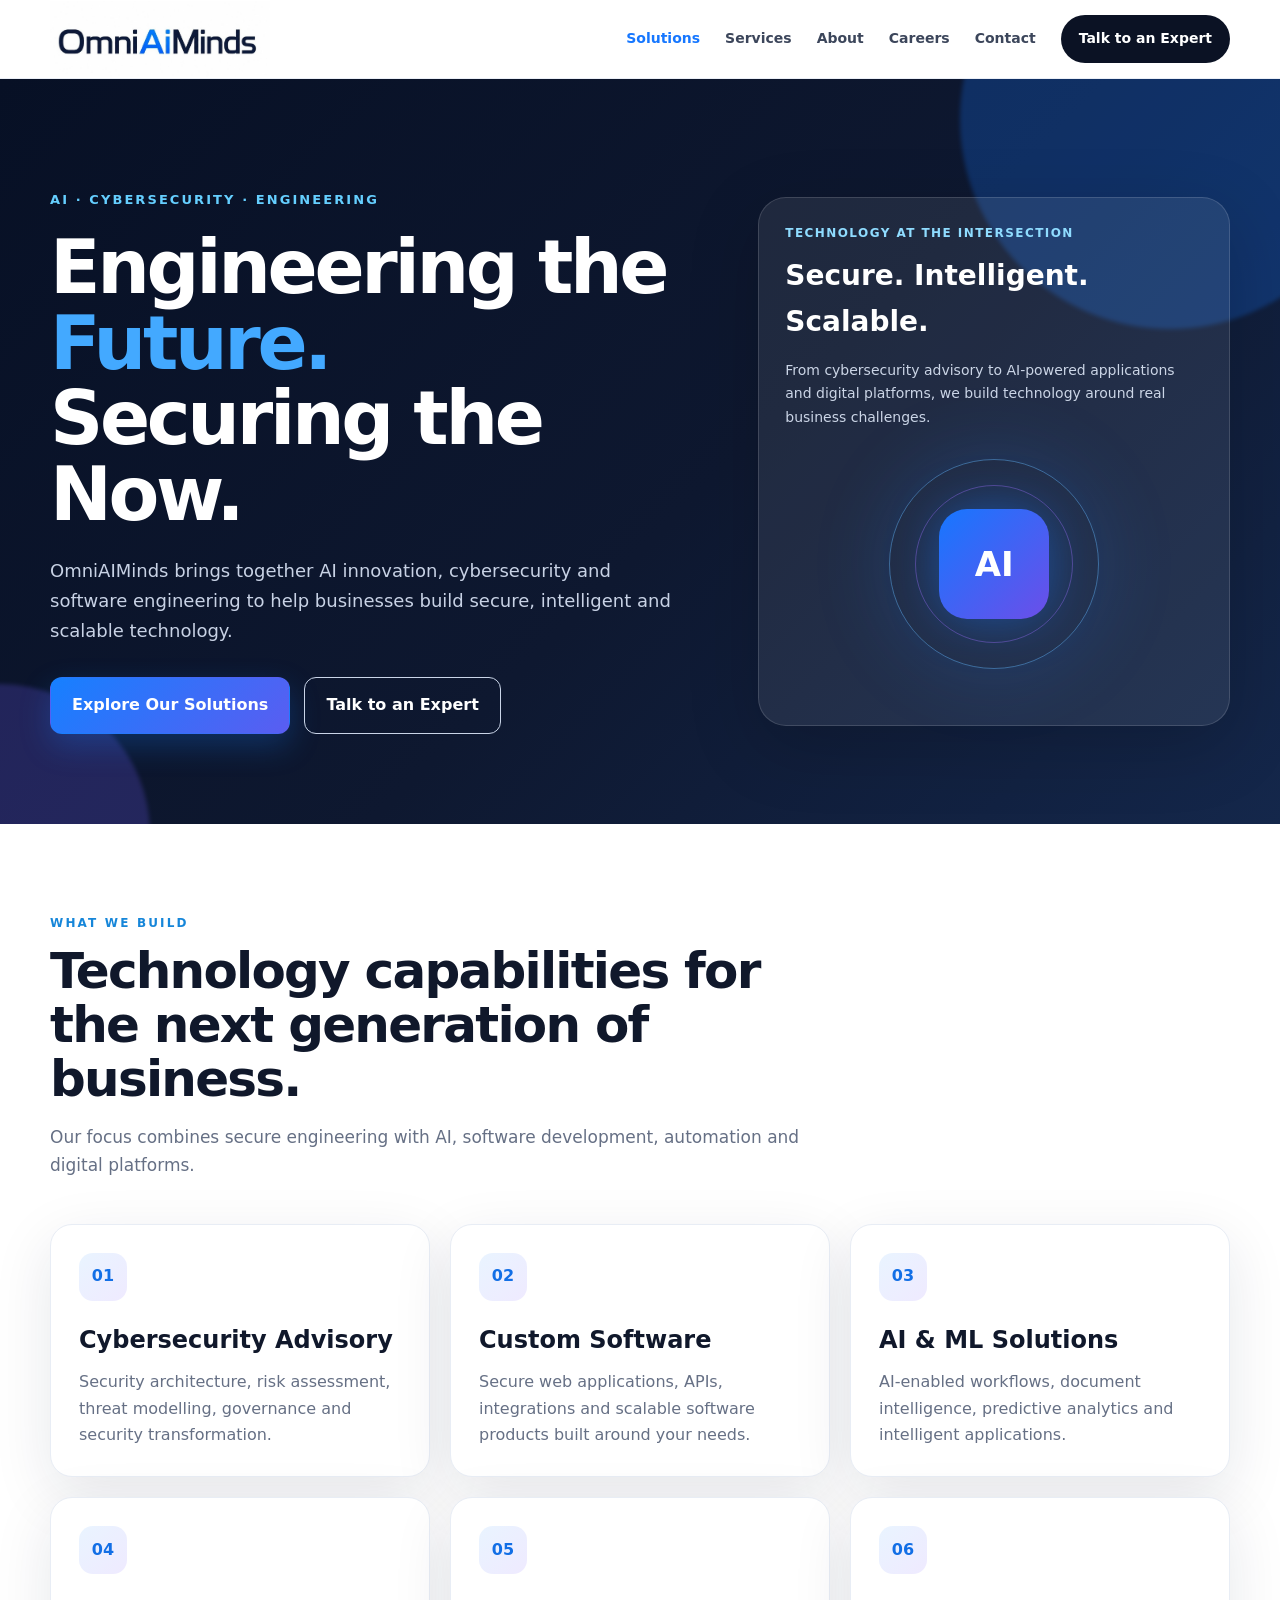
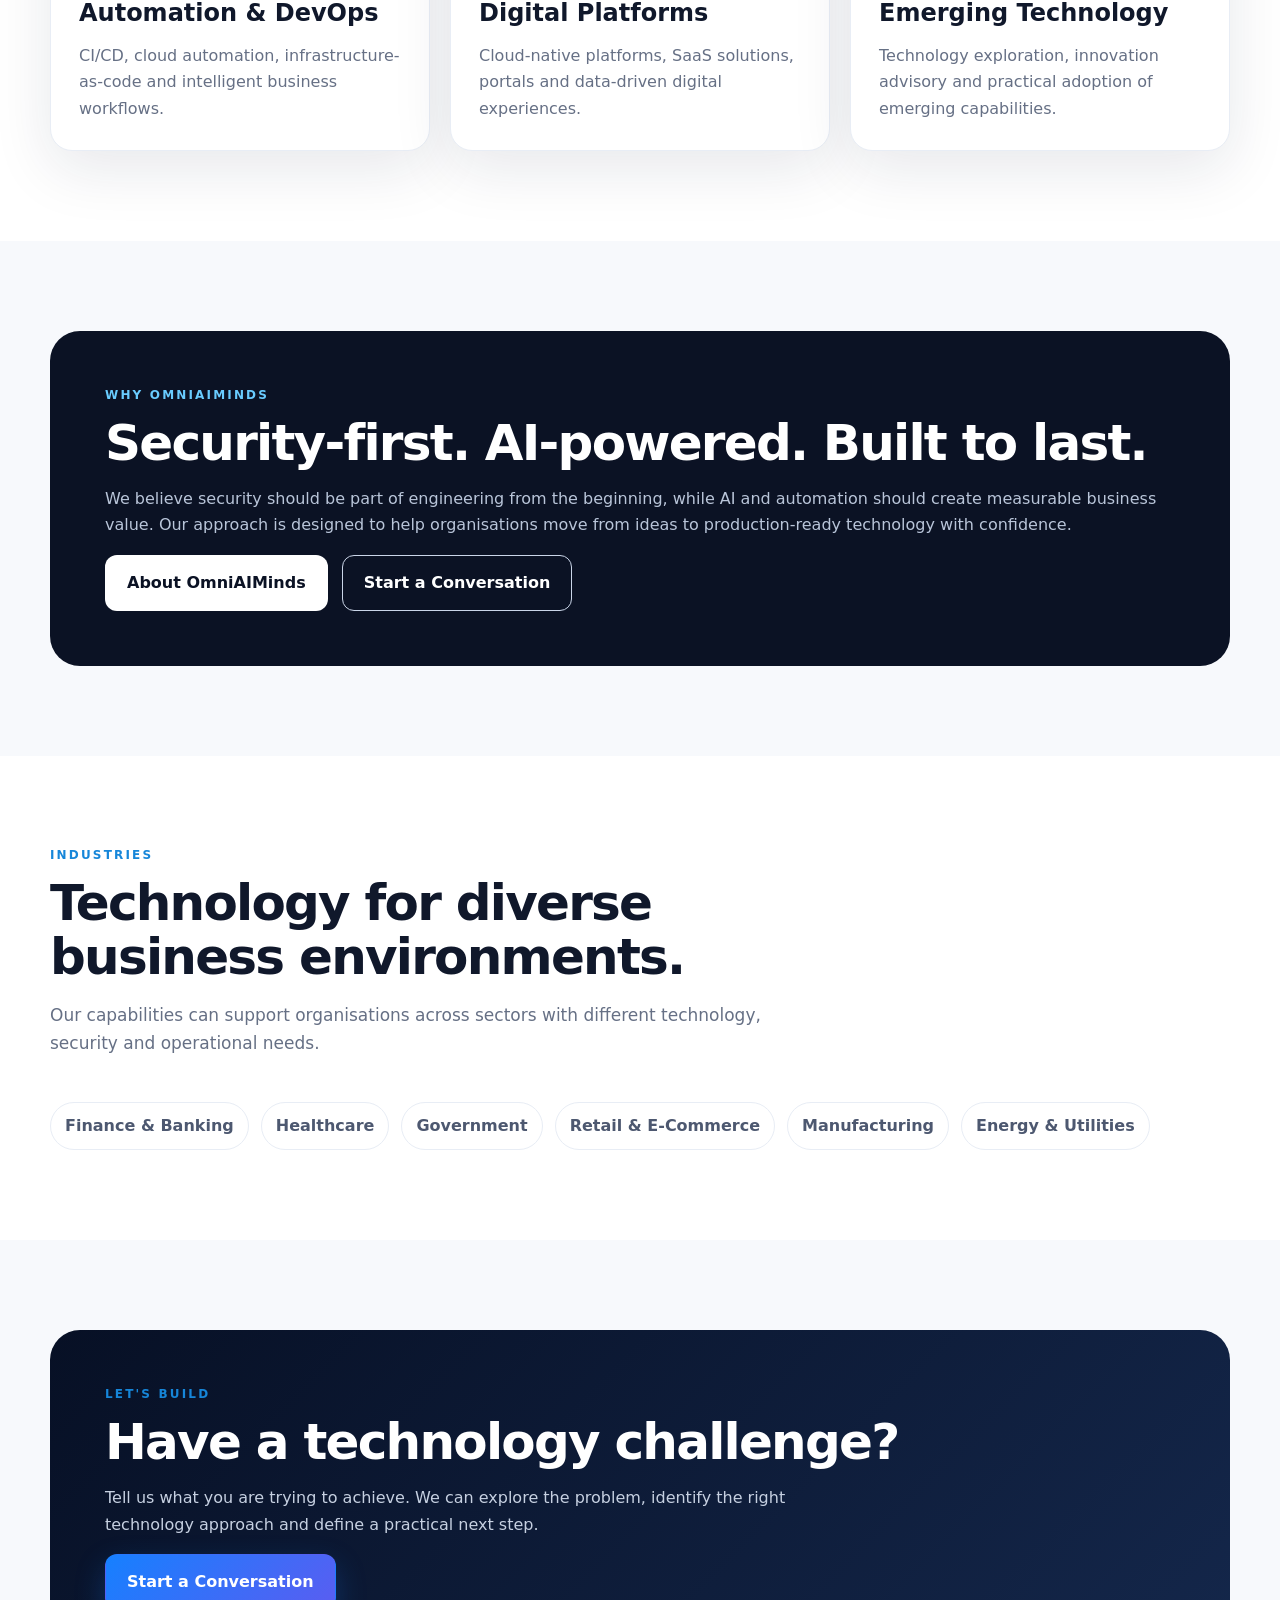
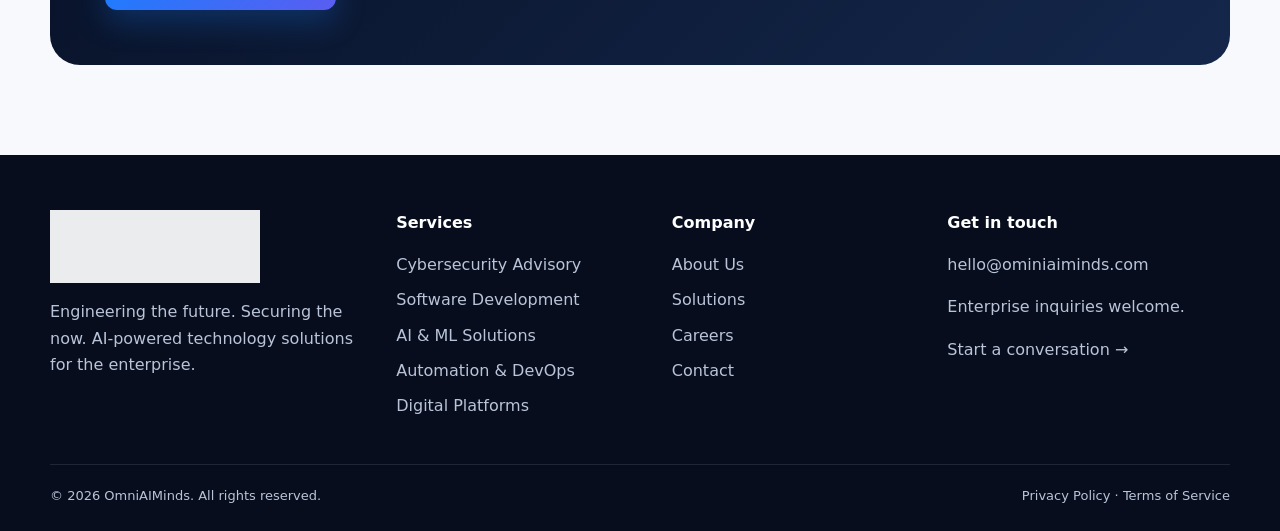
<file: index.html>
<!doctype html>
<html lang="en"><head><meta charset="utf-8"><meta name="viewport" content="width=device-width,initial-scale=1">
<title>AI, Cybersecurity & Software Engineering | OmniAIMinds</title><meta name="description" content="OmniAIMinds — AI, cybersecurity, software engineering, automation and digital technology solutions.">
<link rel="stylesheet" href="assets/style.css"></head><body>
<header class="site-header">
  <div class="container nav">
    <a href="index.html" aria-label="OmniAIMinds home"><img class="logo" src="assets/logo-horizontal-solid.png" alt="OmniAIMinds"></a>
    <button class="menu-btn" aria-label="Open menu">☰</button>
    <nav class="nav-links">
      <a class="active" href="index.html">Solutions</a>
      <a href="services.html">Services</a>
      <a href="about.html">About</a>
      <a href="careers.html">Careers</a>
      <a href="contact.html">Contact</a>
      <a class="nav-cta" href="contact.html">Talk to an Expert</a>
    </nav>
  </div>
</header>

<main>
<section class="hero">
 <div class="container hero-grid">
  <div class="reveal">
   <div class="kicker">AI · CYBERSECURITY · ENGINEERING</div>
   <h1>Engineering the <span>Future.</span><br>Securing the Now.</h1>
   <p>OmniAIMinds brings together AI innovation, cybersecurity and software engineering to help businesses build secure, intelligent and scalable technology.</p>
   <div class="actions"><a class="btn btn-primary" href="services.html">Explore Our Solutions</a><a class="btn btn-outline" href="contact.html">Talk to an Expert</a></div>
  </div>
  <div class="hero-card reveal">
   <div class="mini">Technology at the intersection</div><h3>Secure. Intelligent. Scalable.</h3>
   <p>From cybersecurity advisory to AI-powered applications and digital platforms, we build technology around real business challenges.</p>
   <div class="hero-orbit"><div class="orbit-ring"></div><div class="orbit-core">AI</div></div>
  </div>
 </div>
</section>
<section class="section">
 <div class="container">
  <div class="section-head reveal"><div class="eyebrow">What we build</div><h2>Technology capabilities for the next generation of business.</h2><p>Our focus combines secure engineering with AI, software development, automation and digital platforms.</p></div>
  <div class="grid-3">
   <article class="card service-card reveal"><div class="icon">01</div><h3>Cybersecurity Advisory</h3><p>Security architecture, risk assessment, threat modelling, governance and security transformation.</p></article>
   <article class="card service-card reveal"><div class="icon">02</div><h3>Custom Software</h3><p>Secure web applications, APIs, integrations and scalable software products built around your needs.</p></article>
   <article class="card service-card reveal"><div class="icon">03</div><h3>AI & ML Solutions</h3><p>AI-enabled workflows, document intelligence, predictive analytics and intelligent applications.</p></article>
   <article class="card service-card reveal"><div class="icon">04</div><h3>Automation & DevOps</h3><p>CI/CD, cloud automation, infrastructure-as-code and intelligent business workflows.</p></article>
   <article class="card service-card reveal"><div class="icon">05</div><h3>Digital Platforms</h3><p>Cloud-native platforms, SaaS solutions, portals and data-driven digital experiences.</p></article>
   <article class="card service-card reveal"><div class="icon">06</div><h3>Emerging Technology</h3><p>Technology exploration, innovation advisory and practical adoption of emerging capabilities.</p></article>
  </div>
 </div>
</section>
<section class="section section-alt">
 <div class="container">
  <div class="dark-panel reveal"><div class="eyebrow">Why OmniAIMinds</div><h2>Security-first. AI-powered. Built to last.</h2><p>We believe security should be part of engineering from the beginning, while AI and automation should create measurable business value. Our approach is designed to help organisations move from ideas to production-ready technology with confidence.</p><div class="actions"><a class="btn btn-light" href="about.html">About OmniAIMinds</a><a class="btn btn-outline" href="contact.html">Start a Conversation</a></div></div>
 </div>
</section>
<section class="section">
 <div class="container">
  <div class="section-head reveal"><div class="eyebrow">Industries</div><h2>Technology for diverse business environments.</h2><p>Our capabilities can support organisations across sectors with different technology, security and operational needs.</p></div>
  <div class="industry-list reveal"><span class="pill">Finance & Banking</span><span class="pill">Healthcare</span><span class="pill">Government</span><span class="pill">Retail & E-Commerce</span><span class="pill">Manufacturing</span><span class="pill">Energy & Utilities</span></div>
 </div>
</section>
<section class="section section-alt">
 <div class="container"><div class="cta reveal"><div class="eyebrow">Let's build</div><h2>Have a technology challenge?</h2><p>Tell us what you are trying to achieve. We can explore the problem, identify the right technology approach and define a practical next step.</p><a class="btn btn-primary" href="contact.html">Start a Conversation</a></div></div>
</section>
</main>

<footer class="footer">
  <div class="container">
    <div class="footer-grid">
      <div>
        <img src="assets/logo-horizontal-solid.png" alt="OmniAIMinds">
        <p>Engineering the future. Securing the now. AI-powered technology solutions for the enterprise.</p>
      </div>
      <div>
        <h4>Services</h4>
        <a href="services.html#cybersecurity">Cybersecurity Advisory</a>
        <a href="services.html#software">Software Development</a>
        <a href="services.html#ai">AI & ML Solutions</a>
        <a href="services.html#automation">Automation & DevOps</a>
        <a href="services.html#platforms">Digital Platforms</a>
      </div>
      <div>
        <h4>Company</h4>
        <a href="about.html">About Us</a>
        <a href="services.html">Solutions</a>
        <a href="careers.html">Careers</a>
        <a href="contact.html">Contact</a>
      </div>
      <div>
        <h4>Get in touch</h4>
        <a href="mailto:hello@ominiaiminds.com">hello@ominiaiminds.com</a>
        <p>Enterprise inquiries welcome.</p>
        <a href="contact.html">Start a conversation →</a>
      </div>
    </div>
    <div class="footer-bottom">
      <span>© <span data-year></span> OmniAIMinds. All rights reserved.</span>
      <span><a href="privacy.html" style="display:inline">Privacy Policy</a> · <a href="terms.html" style="display:inline">Terms of Service</a></span>
    </div>
  </div>
</footer>
<script src="assets/site.js"></script></body></html>
</file>
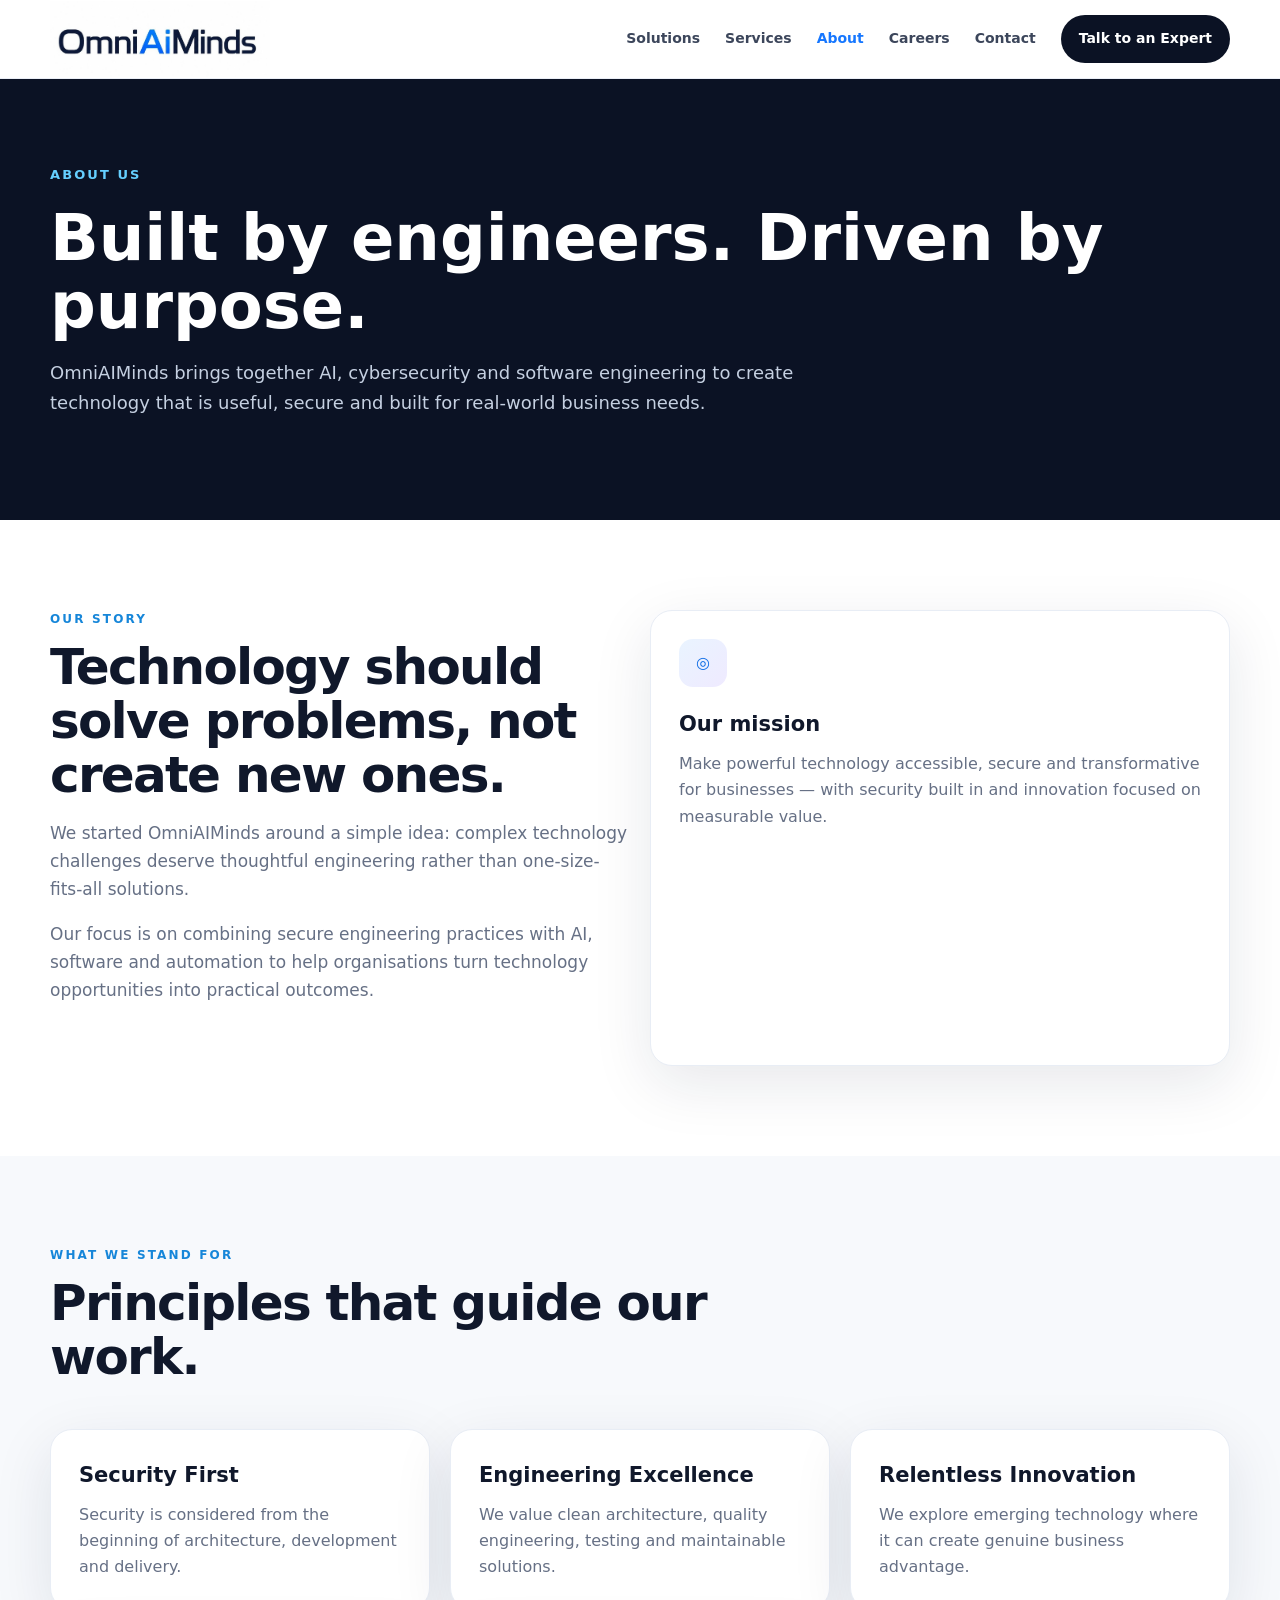
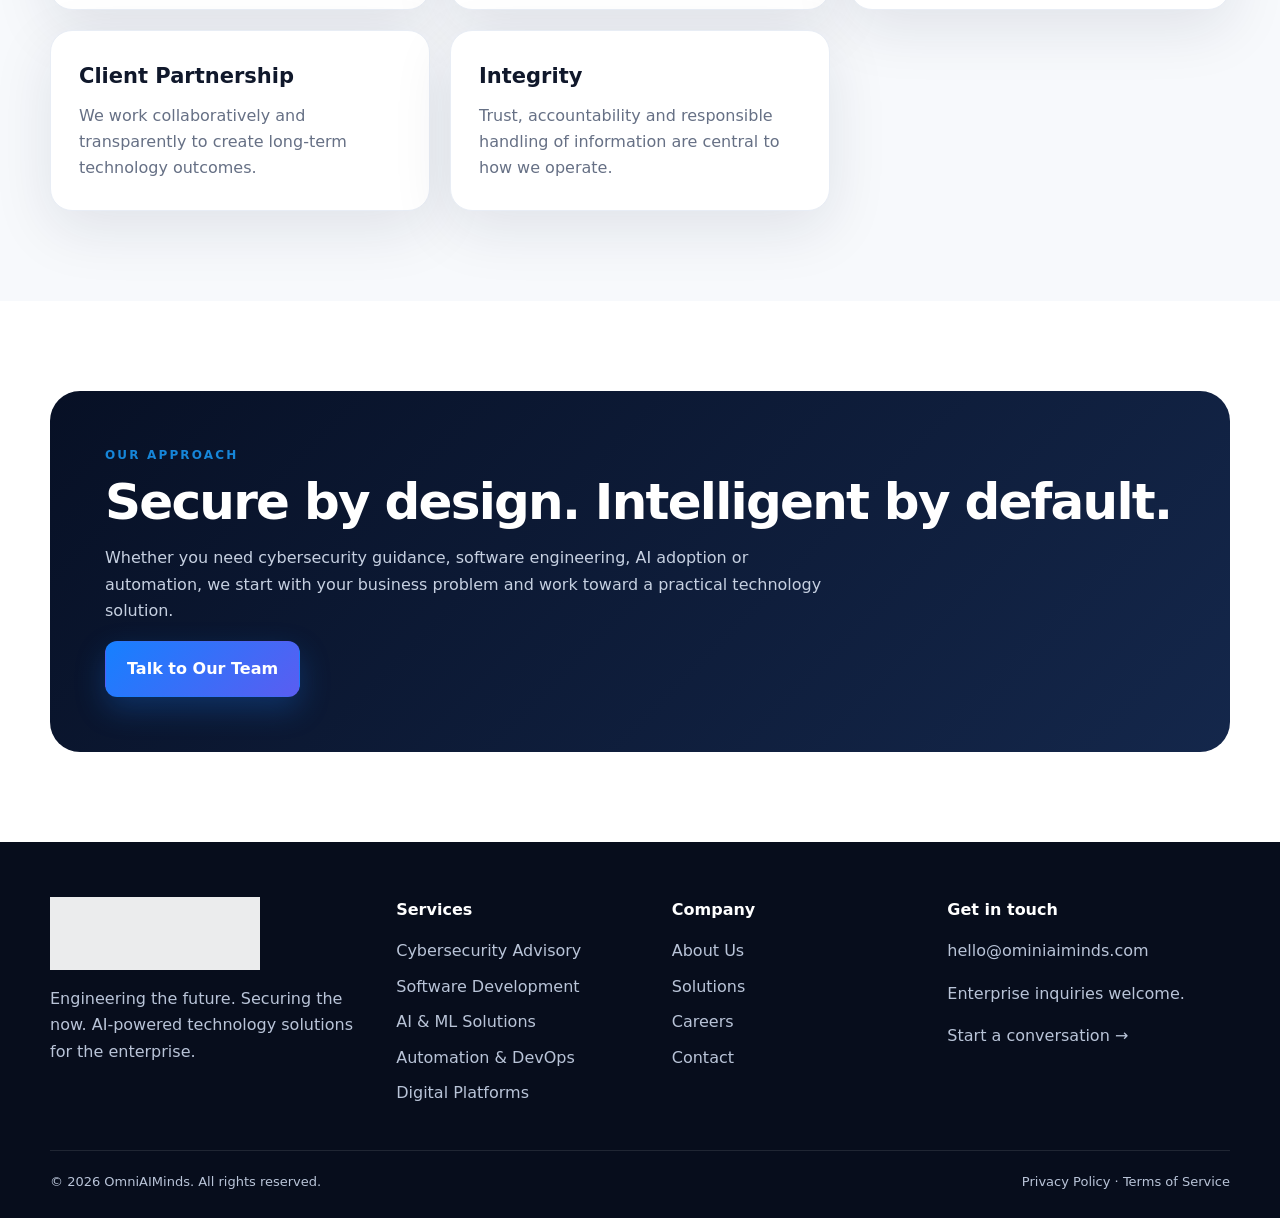
<file: about.html>
<!doctype html>
<html lang="en"><head><meta charset="utf-8"><meta name="viewport" content="width=device-width,initial-scale=1">
<title>About Us | OmniAIMinds</title><meta name="description" content="OmniAIMinds — AI, cybersecurity, software engineering, automation and digital technology solutions.">
<link rel="stylesheet" href="assets/style.css"></head><body>
<header class="site-header">
  <div class="container nav">
    <a href="index.html" aria-label="OmniAIMinds home"><img class="logo" src="assets/logo-horizontal-solid.png" alt="OmniAIMinds"></a>
    <button class="menu-btn" aria-label="Open menu">☰</button>
    <nav class="nav-links">
      <a href="index.html">Solutions</a>
      <a href="services.html">Services</a>
      <a class="active" href="about.html">About</a>
      <a href="careers.html">Careers</a>
      <a href="contact.html">Contact</a>
      <a class="nav-cta" href="contact.html">Talk to an Expert</a>
    </nav>
  </div>
</header>

<main>
<section class="page-hero"><div class="container reveal"><div class="kicker">ABOUT US</div><h1>Built by engineers. Driven by purpose.</h1><p>OmniAIMinds brings together AI, cybersecurity and software engineering to create technology that is useful, secure and built for real-world business needs.</p></div></section>
<section class="section"><div class="container">
 <div class="grid-2">
  <div class="section-head reveal"><div class="eyebrow">Our story</div><h2>Technology should solve problems, not create new ones.</h2><p>We started OmniAIMinds around a simple idea: complex technology challenges deserve thoughtful engineering rather than one-size-fits-all solutions.</p><p>Our focus is on combining secure engineering practices with AI, software and automation to help organisations turn technology opportunities into practical outcomes.</p></div>
  <div class="card reveal"><div class="icon">◎</div><h3>Our mission</h3><p>Make powerful technology accessible, secure and transformative for businesses — with security built in and innovation focused on measurable value.</p></div>
 </div>
</div></section>
<section class="section section-alt"><div class="container">
 <div class="section-head reveal"><div class="eyebrow">What we stand for</div><h2>Principles that guide our work.</h2></div>
 <div class="grid-3">
  <article class="card reveal"><h3>Security First</h3><p>Security is considered from the beginning of architecture, development and delivery.</p></article>
  <article class="card reveal"><h3>Engineering Excellence</h3><p>We value clean architecture, quality engineering, testing and maintainable solutions.</p></article>
  <article class="card reveal"><h3>Relentless Innovation</h3><p>We explore emerging technology where it can create genuine business advantage.</p></article>
  <article class="card reveal"><h3>Client Partnership</h3><p>We work collaboratively and transparently to create long-term technology outcomes.</p></article>
  <article class="card reveal"><h3>Integrity</h3><p>Trust, accountability and responsible handling of information are central to how we operate.</p></article>
 </div>
</div></section>
<section class="section"><div class="container"><div class="cta reveal"><div class="eyebrow">Our approach</div><h2>Secure by design. Intelligent by default.</h2><p>Whether you need cybersecurity guidance, software engineering, AI adoption or automation, we start with your business problem and work toward a practical technology solution.</p><a class="btn btn-primary" href="contact.html">Talk to Our Team</a></div></div></section>
</main>

<footer class="footer">
  <div class="container">
    <div class="footer-grid">
      <div>
        <img src="assets/logo-horizontal-solid.png" alt="OmniAIMinds">
        <p>Engineering the future. Securing the now. AI-powered technology solutions for the enterprise.</p>
      </div>
      <div>
        <h4>Services</h4>
        <a href="services.html#cybersecurity">Cybersecurity Advisory</a>
        <a href="services.html#software">Software Development</a>
        <a href="services.html#ai">AI & ML Solutions</a>
        <a href="services.html#automation">Automation & DevOps</a>
        <a href="services.html#platforms">Digital Platforms</a>
      </div>
      <div>
        <h4>Company</h4>
        <a href="about.html">About Us</a>
        <a href="services.html">Solutions</a>
        <a href="careers.html">Careers</a>
        <a href="contact.html">Contact</a>
      </div>
      <div>
        <h4>Get in touch</h4>
        <a href="mailto:hello@ominiaiminds.com">hello@ominiaiminds.com</a>
        <p>Enterprise inquiries welcome.</p>
        <a href="contact.html">Start a conversation →</a>
      </div>
    </div>
    <div class="footer-bottom">
      <span>© <span data-year></span> OmniAIMinds. All rights reserved.</span>
      <span><a href="privacy.html" style="display:inline">Privacy Policy</a> · <a href="terms.html" style="display:inline">Terms of Service</a></span>
    </div>
  </div>
</footer>
<script src="assets/site.js"></script></body></html>
</file>
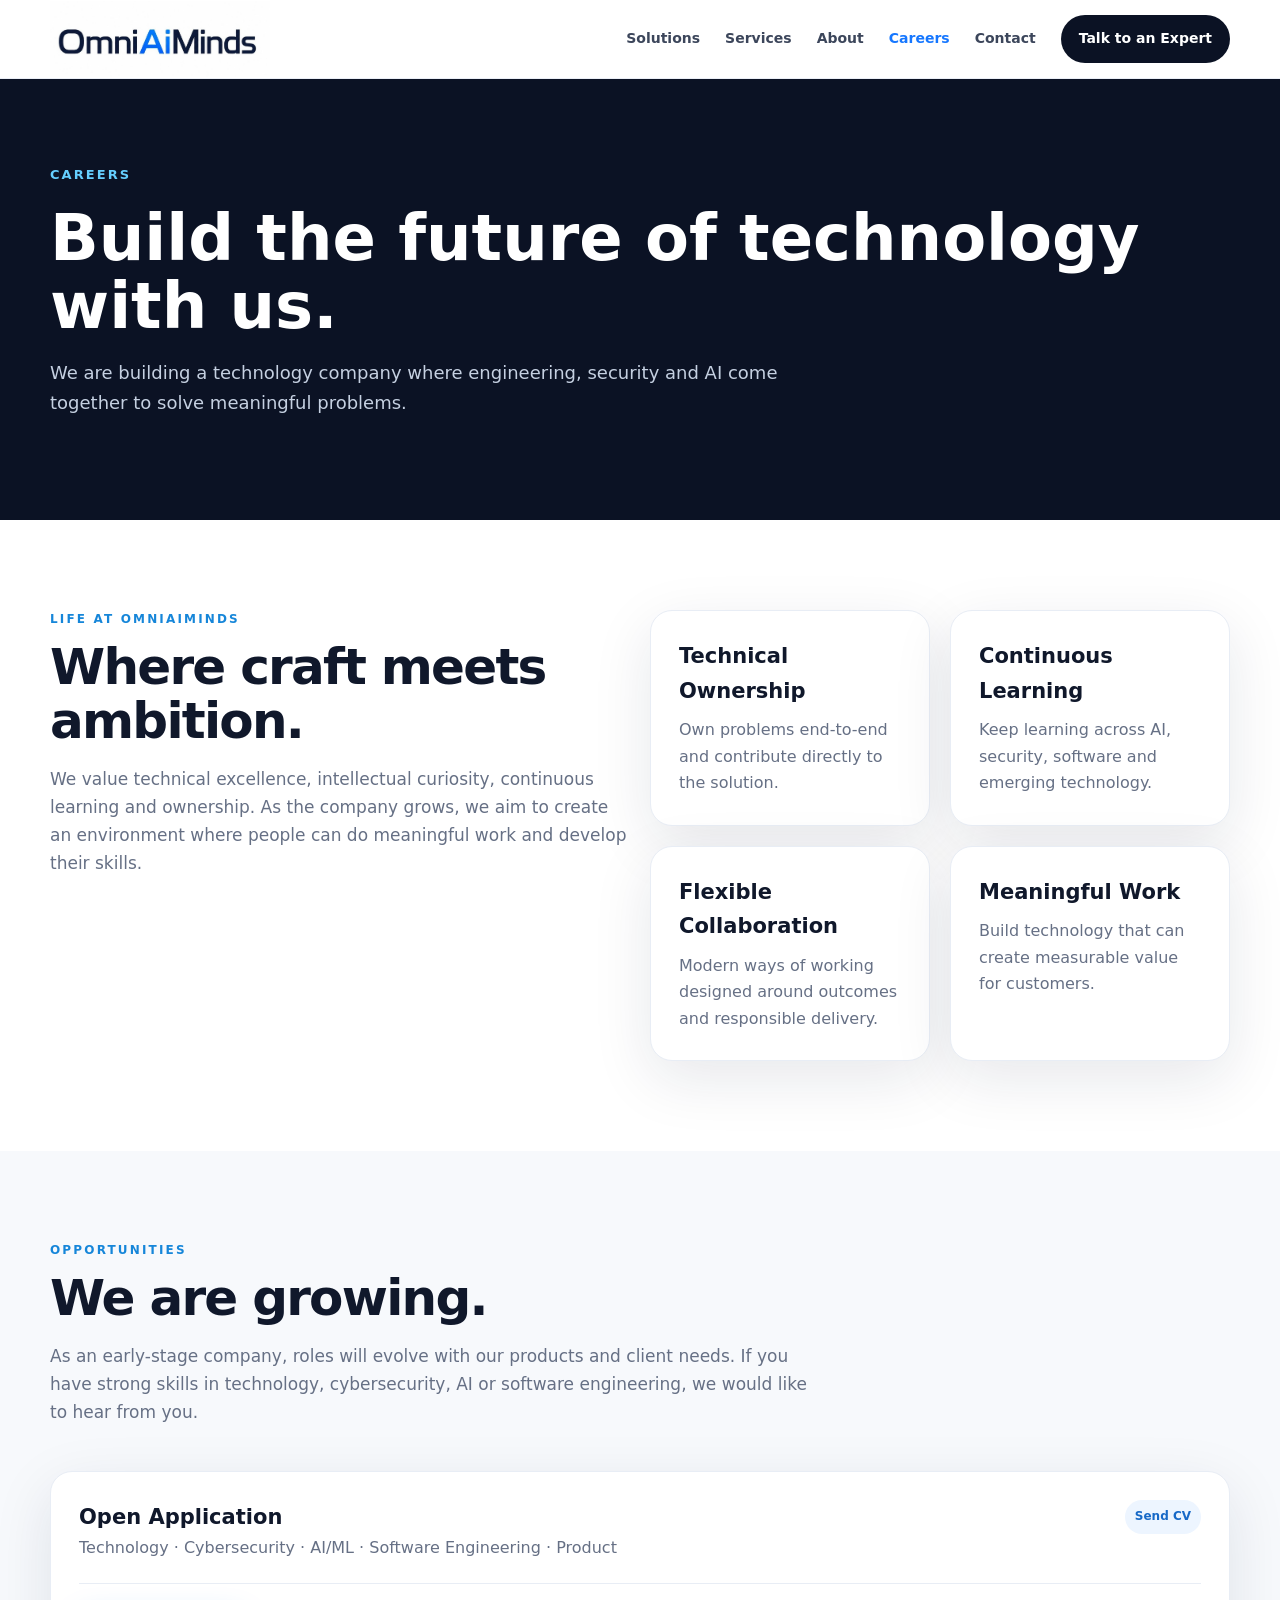
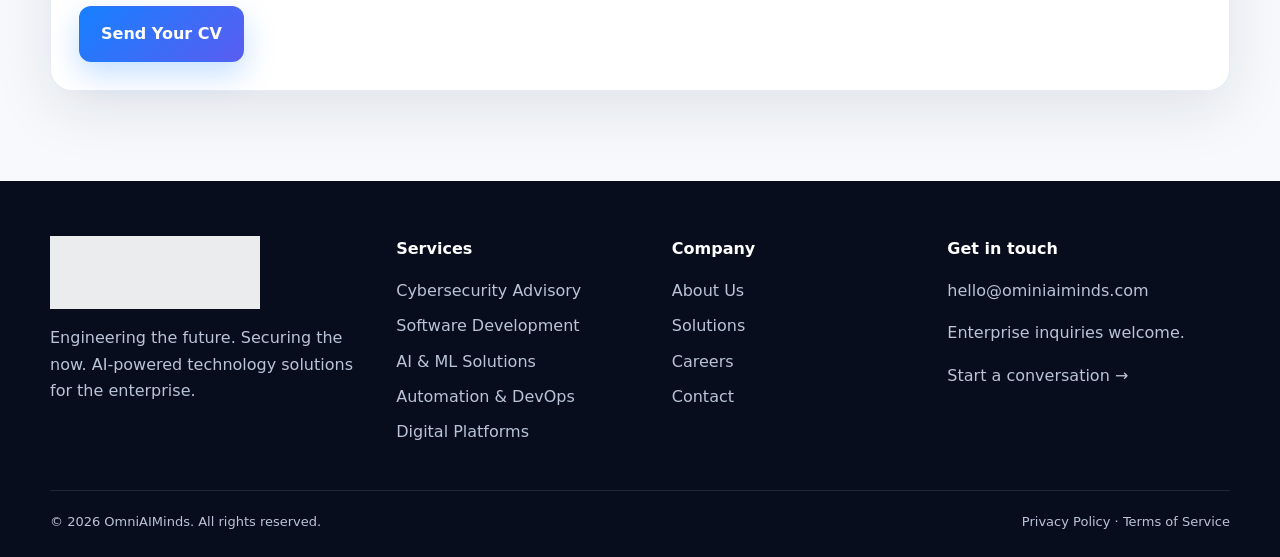
<file: careers.html>
<!doctype html>
<html lang="en"><head><meta charset="utf-8"><meta name="viewport" content="width=device-width,initial-scale=1">
<title>Careers | OmniAIMinds</title><meta name="description" content="OmniAIMinds — AI, cybersecurity, software engineering, automation and digital technology solutions.">
<link rel="stylesheet" href="assets/style.css"></head><body>
<header class="site-header">
  <div class="container nav">
    <a href="index.html" aria-label="OmniAIMinds home"><img class="logo" src="assets/logo-horizontal-solid.png" alt="OmniAIMinds"></a>
    <button class="menu-btn" aria-label="Open menu">☰</button>
    <nav class="nav-links">
      <a href="index.html">Solutions</a>
      <a href="services.html">Services</a>
      <a href="about.html">About</a>
      <a class="active" href="careers.html">Careers</a>
      <a href="contact.html">Contact</a>
      <a class="nav-cta" href="contact.html">Talk to an Expert</a>
    </nav>
  </div>
</header>

<main>
<section class="page-hero"><div class="container reveal"><div class="kicker">CAREERS</div><h1>Build the future of technology with us.</h1><p>We are building a technology company where engineering, security and AI come together to solve meaningful problems.</p></div></section>
<section class="section"><div class="container">
 <div class="grid-2">
  <div class="section-head reveal"><div class="eyebrow">Life at OmniAIMinds</div><h2>Where craft meets ambition.</h2><p>We value technical excellence, intellectual curiosity, continuous learning and ownership. As the company grows, we aim to create an environment where people can do meaningful work and develop their skills.</p></div>
  <div class="grid-2">
   <article class="card reveal"><h3>Technical Ownership</h3><p>Own problems end-to-end and contribute directly to the solution.</p></article>
   <article class="card reveal"><h3>Continuous Learning</h3><p>Keep learning across AI, security, software and emerging technology.</p></article>
   <article class="card reveal"><h3>Flexible Collaboration</h3><p>Modern ways of working designed around outcomes and responsible delivery.</p></article>
   <article class="card reveal"><h3>Meaningful Work</h3><p>Build technology that can create measurable value for customers.</p></article>
  </div>
 </div>
</div></section>
<section class="section section-alt"><div class="container">
 <div class="section-head reveal"><div class="eyebrow">Opportunities</div><h2>We are growing.</h2><p>As an early-stage company, roles will evolve with our products and client needs. If you have strong skills in technology, cybersecurity, AI or software engineering, we would like to hear from you.</p></div>
 <div class="card reveal"><div class="role"><div><h3>Open Application</h3><p>Technology · Cybersecurity · AI/ML · Software Engineering · Product</p></div><span class="badge">Send CV</span></div><hr style="border:0;border-top:1px solid var(--line);margin:22px 0"><a class="btn btn-primary" href="mailto:hello@ominiaiminds.com?subject=Career%20Application%20-%20OmniAIMinds">Send Your CV</a></div>
</div></section>
</main>

<footer class="footer">
  <div class="container">
    <div class="footer-grid">
      <div>
        <img src="assets/logo-horizontal-solid.png" alt="OmniAIMinds">
        <p>Engineering the future. Securing the now. AI-powered technology solutions for the enterprise.</p>
      </div>
      <div>
        <h4>Services</h4>
        <a href="services.html#cybersecurity">Cybersecurity Advisory</a>
        <a href="services.html#software">Software Development</a>
        <a href="services.html#ai">AI & ML Solutions</a>
        <a href="services.html#automation">Automation & DevOps</a>
        <a href="services.html#platforms">Digital Platforms</a>
      </div>
      <div>
        <h4>Company</h4>
        <a href="about.html">About Us</a>
        <a href="services.html">Solutions</a>
        <a href="careers.html">Careers</a>
        <a href="contact.html">Contact</a>
      </div>
      <div>
        <h4>Get in touch</h4>
        <a href="mailto:hello@ominiaiminds.com">hello@ominiaiminds.com</a>
        <p>Enterprise inquiries welcome.</p>
        <a href="contact.html">Start a conversation →</a>
      </div>
    </div>
    <div class="footer-bottom">
      <span>© <span data-year></span> OmniAIMinds. All rights reserved.</span>
      <span><a href="privacy.html" style="display:inline">Privacy Policy</a> · <a href="terms.html" style="display:inline">Terms of Service</a></span>
    </div>
  </div>
</footer>
<script src="assets/site.js"></script></body></html>
</file>
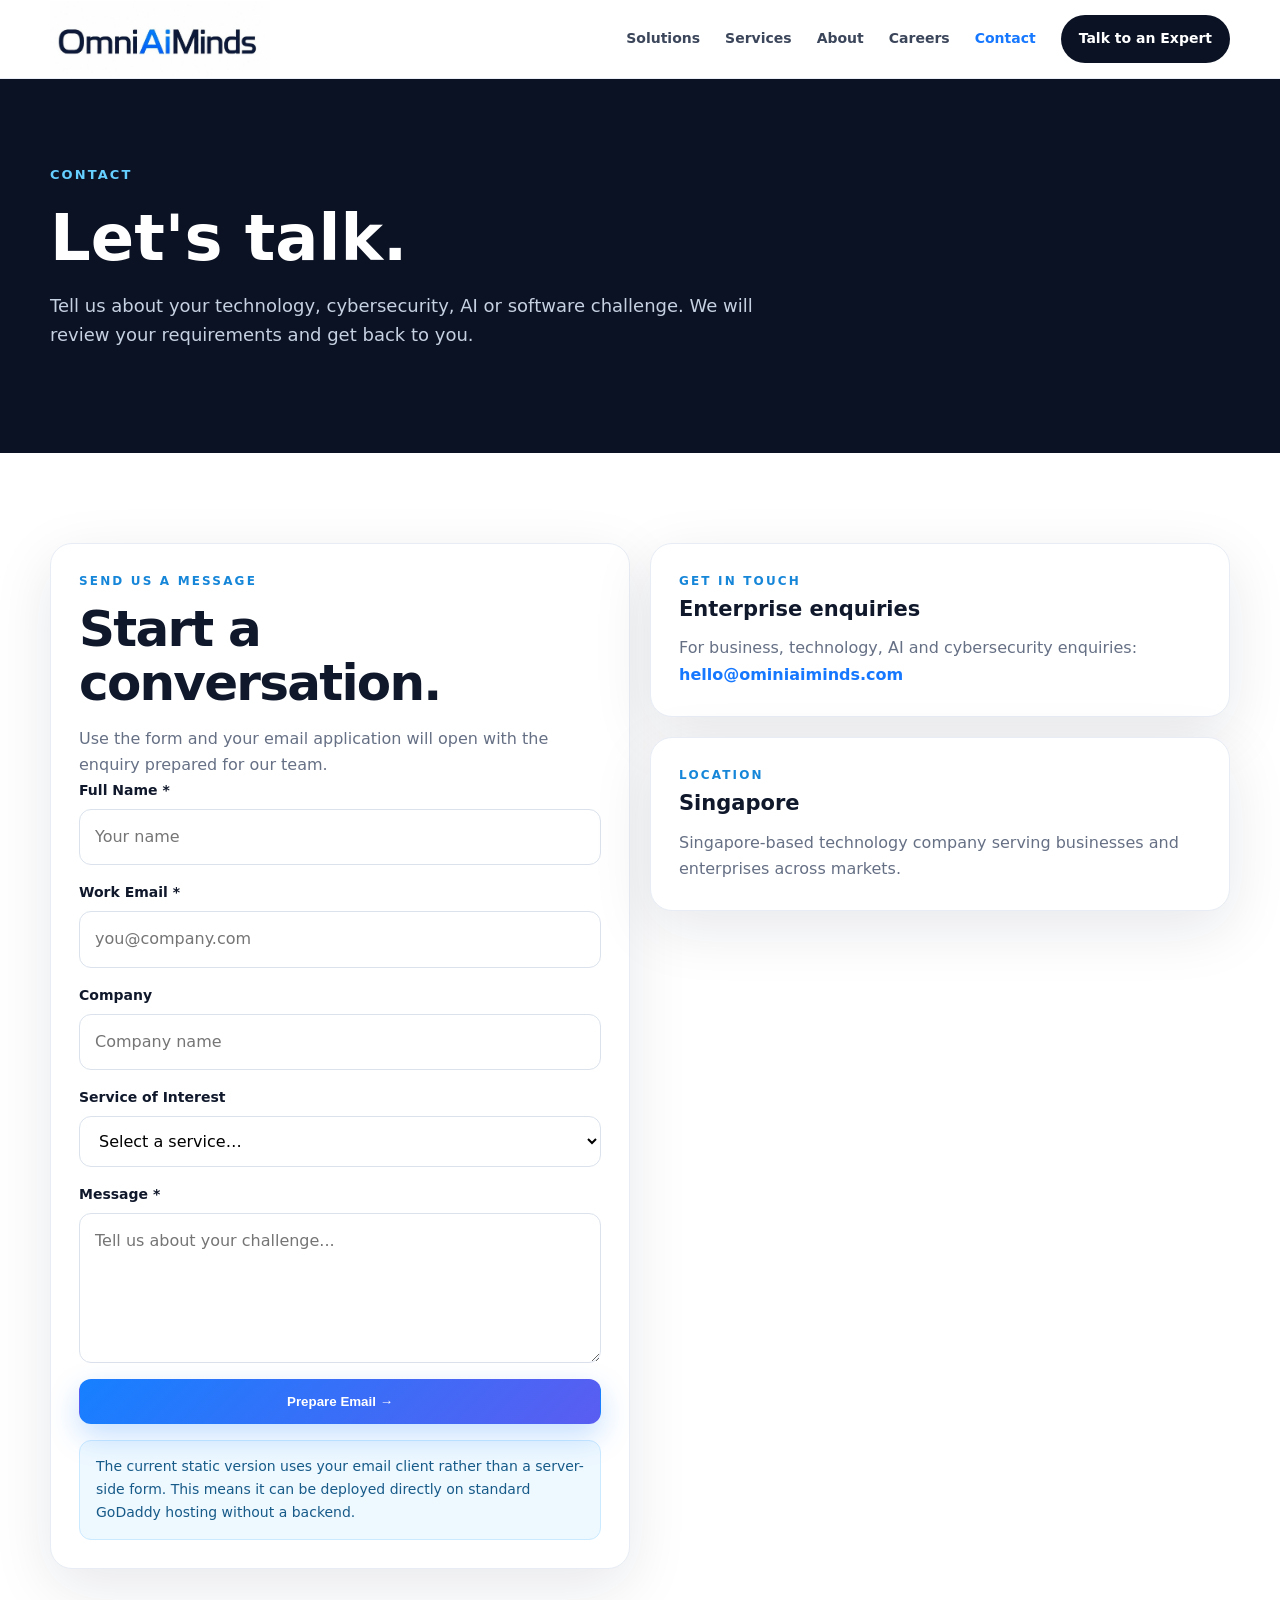
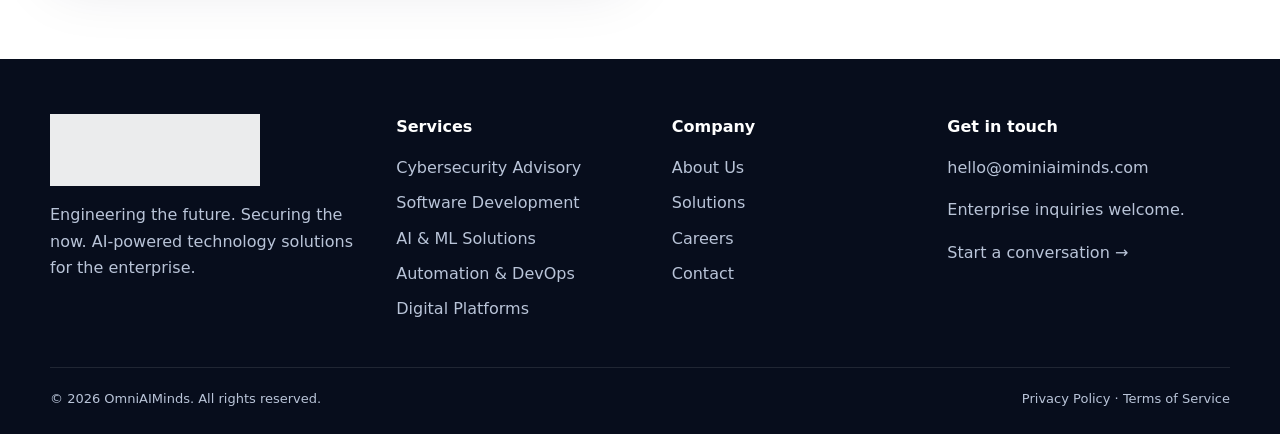
<file: contact.html>
<!doctype html>
<html lang="en"><head><meta charset="utf-8"><meta name="viewport" content="width=device-width,initial-scale=1">
<title>Contact | OmniAIMinds</title><meta name="description" content="OmniAIMinds — AI, cybersecurity, software engineering, automation and digital technology solutions.">
<link rel="stylesheet" href="assets/style.css"></head><body>
<header class="site-header">
  <div class="container nav">
    <a href="index.html" aria-label="OmniAIMinds home"><img class="logo" src="assets/logo-horizontal-solid.png" alt="OmniAIMinds"></a>
    <button class="menu-btn" aria-label="Open menu">☰</button>
    <nav class="nav-links">
      <a href="index.html">Solutions</a>
      <a href="services.html">Services</a>
      <a href="about.html">About</a>
      <a href="careers.html">Careers</a>
      <a class="active" href="contact.html">Contact</a>
      <a class="nav-cta" href="contact.html">Talk to an Expert</a>
    </nav>
  </div>
</header>

<main>
<section class="page-hero"><div class="container reveal"><div class="kicker">CONTACT</div><h1>Let's talk.</h1><p>Tell us about your technology, cybersecurity, AI or software challenge. We will review your requirements and get back to you.</p></div></section>
<section class="section"><div class="container">
 <div class="grid-2">
  <div class="card reveal">
   <div class="eyebrow">Send us a message</div><h2>Start a conversation.</h2>
   <p style="color:var(--muted)">Use the form and your email application will open with the enquiry prepared for our team.</p>
   <form class="form" onsubmit="return handleContactForm(this)">
    <div class="field"><label>Full Name *</label><input required name="name" placeholder="Your name"></div>
    <div class="field"><label>Work Email *</label><input required type="email" name="email" placeholder="you@company.com"></div>
    <div class="field"><label>Company</label><input name="company" placeholder="Company name"></div>
    <div class="field"><label>Service of Interest</label><select name="service"><option value="">Select a service…</option><option>Cybersecurity Advisory</option><option>Custom Software Development</option><option>AI & ML Solutions</option><option>Automation & DevOps</option><option>Digital Platforms</option><option>Emerging Technologies</option><option>General Inquiry</option></select></div>
    <div class="field"><label>Message *</label><textarea required name="message" placeholder="Tell us about your challenge..."></textarea></div>
    <button class="btn btn-primary" type="submit">Prepare Email →</button>
   </form>
   <div class="notice" style="margin-top:16px">The current static version uses your email client rather than a server-side form. This means it can be deployed directly on standard GoDaddy hosting without a backend.</div>
  </div>
  <div class="reveal">
   <div class="card"><div class="eyebrow">Get in touch</div><h3>Enterprise enquiries</h3><p>For business, technology, AI and cybersecurity enquiries:</p><p><a style="color:var(--blue);font-weight:800" href="mailto:hello@ominiaiminds.com">hello@ominiaiminds.com</a></p></div>
   <div class="card" style="margin-top:20px"><div class="eyebrow">Location</div><h3>Singapore</h3><p>Singapore-based technology company serving businesses and enterprises across markets.</p></div>
  </div>
 </div>
</div></section>
</main>

<footer class="footer">
  <div class="container">
    <div class="footer-grid">
      <div>
        <img src="assets/logo-horizontal-solid.png" alt="OmniAIMinds">
        <p>Engineering the future. Securing the now. AI-powered technology solutions for the enterprise.</p>
      </div>
      <div>
        <h4>Services</h4>
        <a href="services.html#cybersecurity">Cybersecurity Advisory</a>
        <a href="services.html#software">Software Development</a>
        <a href="services.html#ai">AI & ML Solutions</a>
        <a href="services.html#automation">Automation & DevOps</a>
        <a href="services.html#platforms">Digital Platforms</a>
      </div>
      <div>
        <h4>Company</h4>
        <a href="about.html">About Us</a>
        <a href="services.html">Solutions</a>
        <a href="careers.html">Careers</a>
        <a href="contact.html">Contact</a>
      </div>
      <div>
        <h4>Get in touch</h4>
        <a href="mailto:hello@ominiaiminds.com">hello@ominiaiminds.com</a>
        <p>Enterprise inquiries welcome.</p>
        <a href="contact.html">Start a conversation →</a>
      </div>
    </div>
    <div class="footer-bottom">
      <span>© <span data-year></span> OmniAIMinds. All rights reserved.</span>
      <span><a href="privacy.html" style="display:inline">Privacy Policy</a> · <a href="terms.html" style="display:inline">Terms of Service</a></span>
    </div>
  </div>
</footer>
<script src="assets/site.js"></script></body></html>
</file>
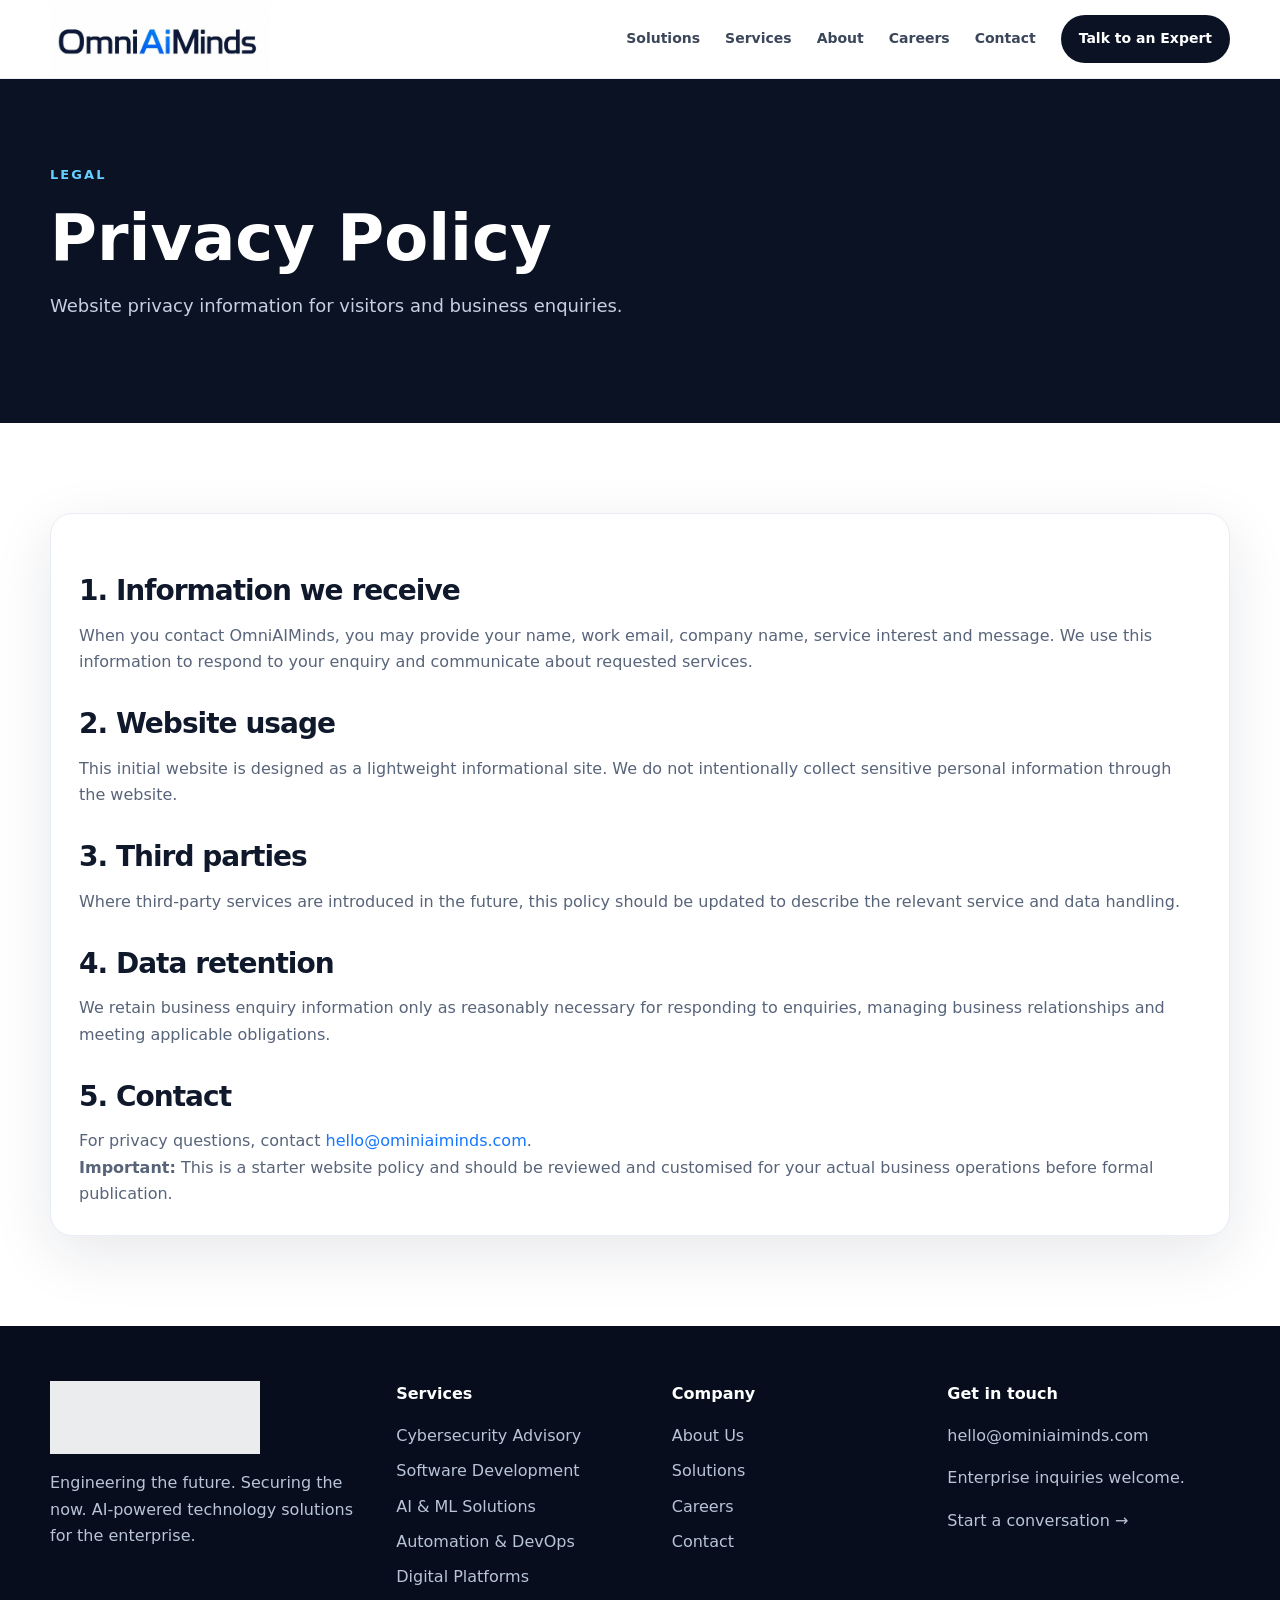
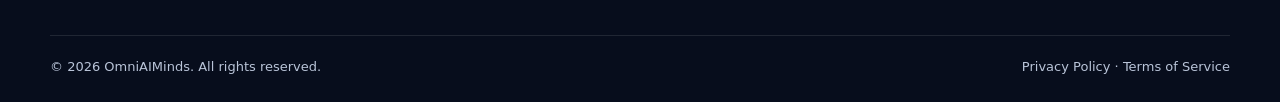
<file: privacy.html>
<!doctype html>
<html lang="en"><head><meta charset="utf-8"><meta name="viewport" content="width=device-width,initial-scale=1">
<title>Privacy Policy | OmniAIMinds</title><meta name="description" content="OmniAIMinds — AI, cybersecurity, software engineering, automation and digital technology solutions.">
<link rel="stylesheet" href="assets/style.css"></head><body>
<header class="site-header">
  <div class="container nav">
    <a href="index.html" aria-label="OmniAIMinds home"><img class="logo" src="assets/logo-horizontal-solid.png" alt="OmniAIMinds"></a>
    <button class="menu-btn" aria-label="Open menu">☰</button>
    <nav class="nav-links">
      <a href="index.html">Solutions</a>
      <a href="services.html">Services</a>
      <a href="about.html">About</a>
      <a href="careers.html">Careers</a>
      <a href="contact.html">Contact</a>
      <a class="nav-cta" href="contact.html">Talk to an Expert</a>
    </nav>
  </div>
</header>

<main><section class="page-hero"><div class="container"><div class="kicker">LEGAL</div><h1>Privacy Policy</h1><p>Website privacy information for visitors and business enquiries.</p></div></section>
<section class="section"><div class="container legal">
<div class="card">
<h2>1. Information we receive</h2><p>When you contact OmniAIMinds, you may provide your name, work email, company name, service interest and message. We use this information to respond to your enquiry and communicate about requested services.</p>
<h2>2. Website usage</h2><p>This initial website is designed as a lightweight informational site. We do not intentionally collect sensitive personal information through the website.</p>
<h2>3. Third parties</h2><p>Where third-party services are introduced in the future, this policy should be updated to describe the relevant service and data handling.</p>
<h2>4. Data retention</h2><p>We retain business enquiry information only as reasonably necessary for responding to enquiries, managing business relationships and meeting applicable obligations.</p>
<h2>5. Contact</h2><p>For privacy questions, contact <a style="color:var(--blue)" href="mailto:hello@ominiaiminds.com">hello@ominiaiminds.com</a>.</p>
<p><strong>Important:</strong> This is a starter website policy and should be reviewed and customised for your actual business operations before formal publication.</p>
</div></div></section></main>

<footer class="footer">
  <div class="container">
    <div class="footer-grid">
      <div>
        <img src="assets/logo-horizontal-solid.png" alt="OmniAIMinds">
        <p>Engineering the future. Securing the now. AI-powered technology solutions for the enterprise.</p>
      </div>
      <div>
        <h4>Services</h4>
        <a href="services.html#cybersecurity">Cybersecurity Advisory</a>
        <a href="services.html#software">Software Development</a>
        <a href="services.html#ai">AI & ML Solutions</a>
        <a href="services.html#automation">Automation & DevOps</a>
        <a href="services.html#platforms">Digital Platforms</a>
      </div>
      <div>
        <h4>Company</h4>
        <a href="about.html">About Us</a>
        <a href="services.html">Solutions</a>
        <a href="careers.html">Careers</a>
        <a href="contact.html">Contact</a>
      </div>
      <div>
        <h4>Get in touch</h4>
        <a href="mailto:hello@ominiaiminds.com">hello@ominiaiminds.com</a>
        <p>Enterprise inquiries welcome.</p>
        <a href="contact.html">Start a conversation →</a>
      </div>
    </div>
    <div class="footer-bottom">
      <span>© <span data-year></span> OmniAIMinds. All rights reserved.</span>
      <span><a href="privacy.html" style="display:inline">Privacy Policy</a> · <a href="terms.html" style="display:inline">Terms of Service</a></span>
    </div>
  </div>
</footer>
<script src="assets/site.js"></script></body></html>
</file>
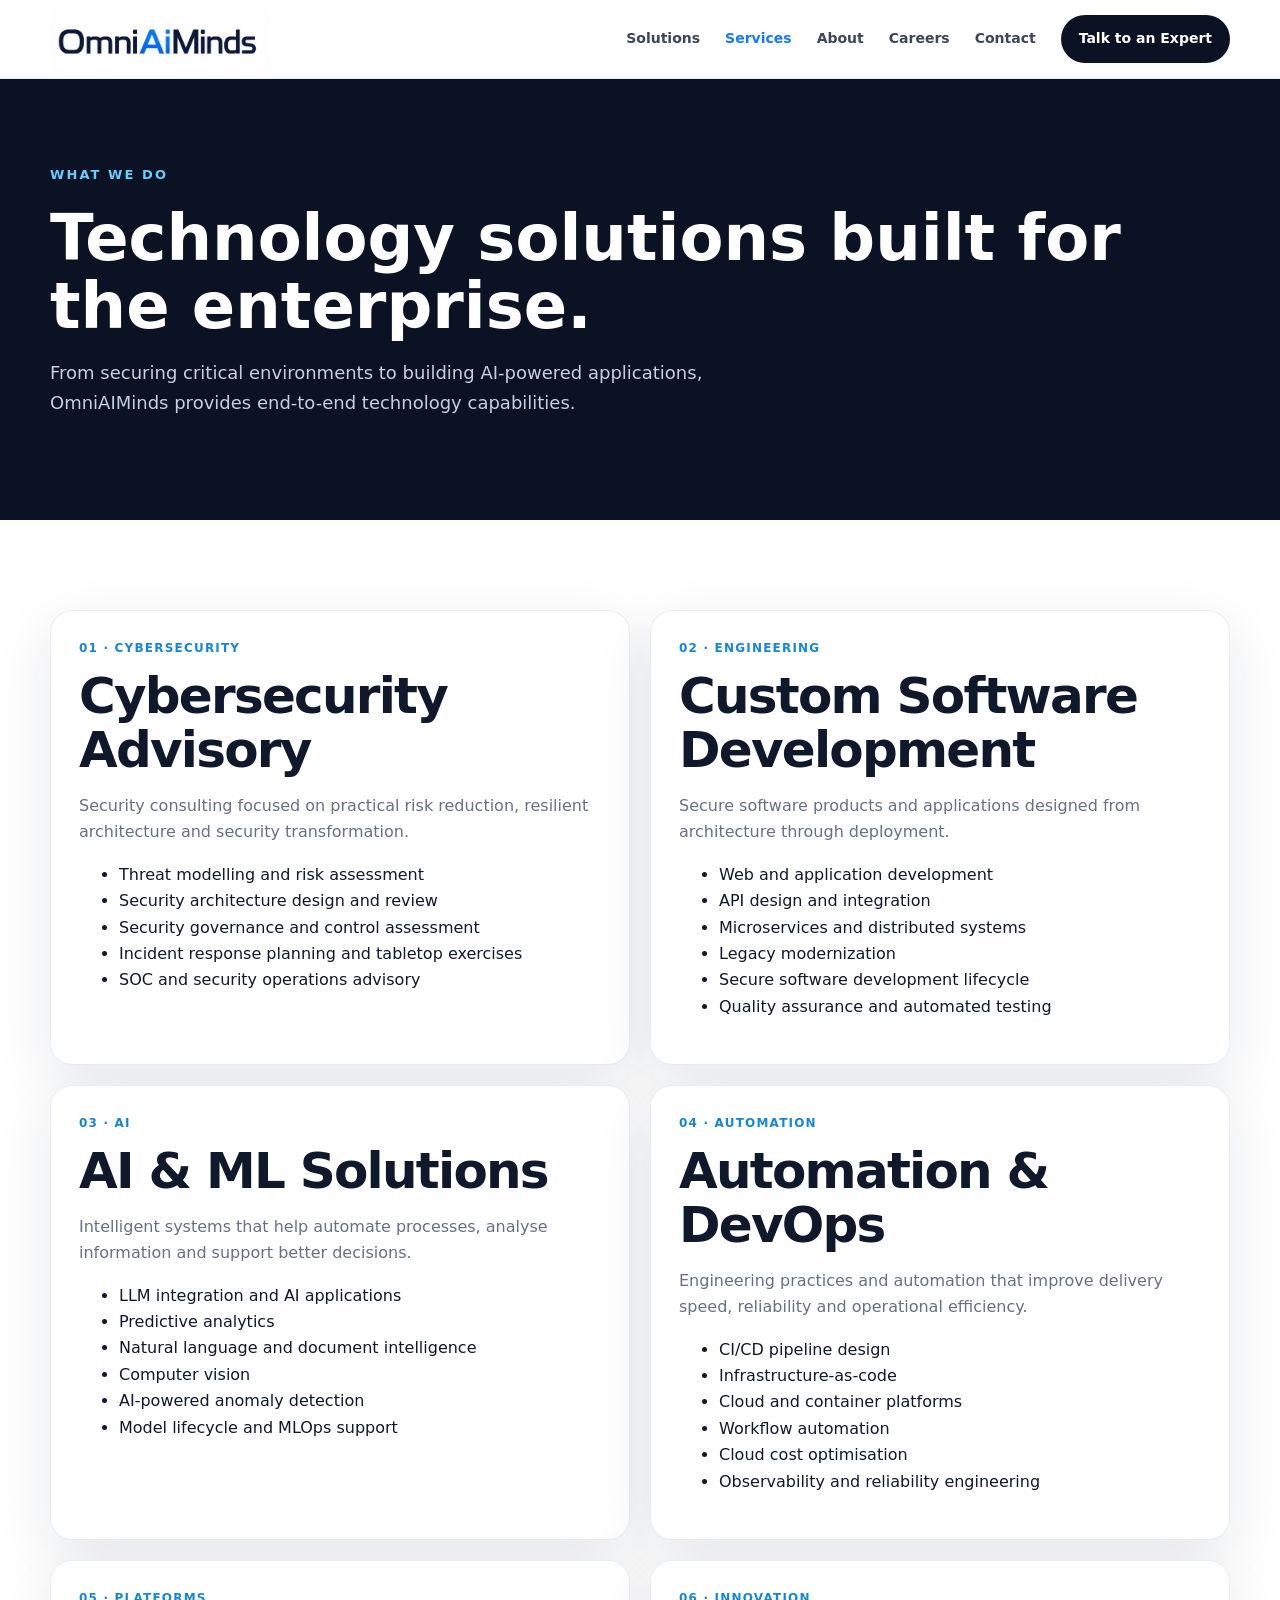
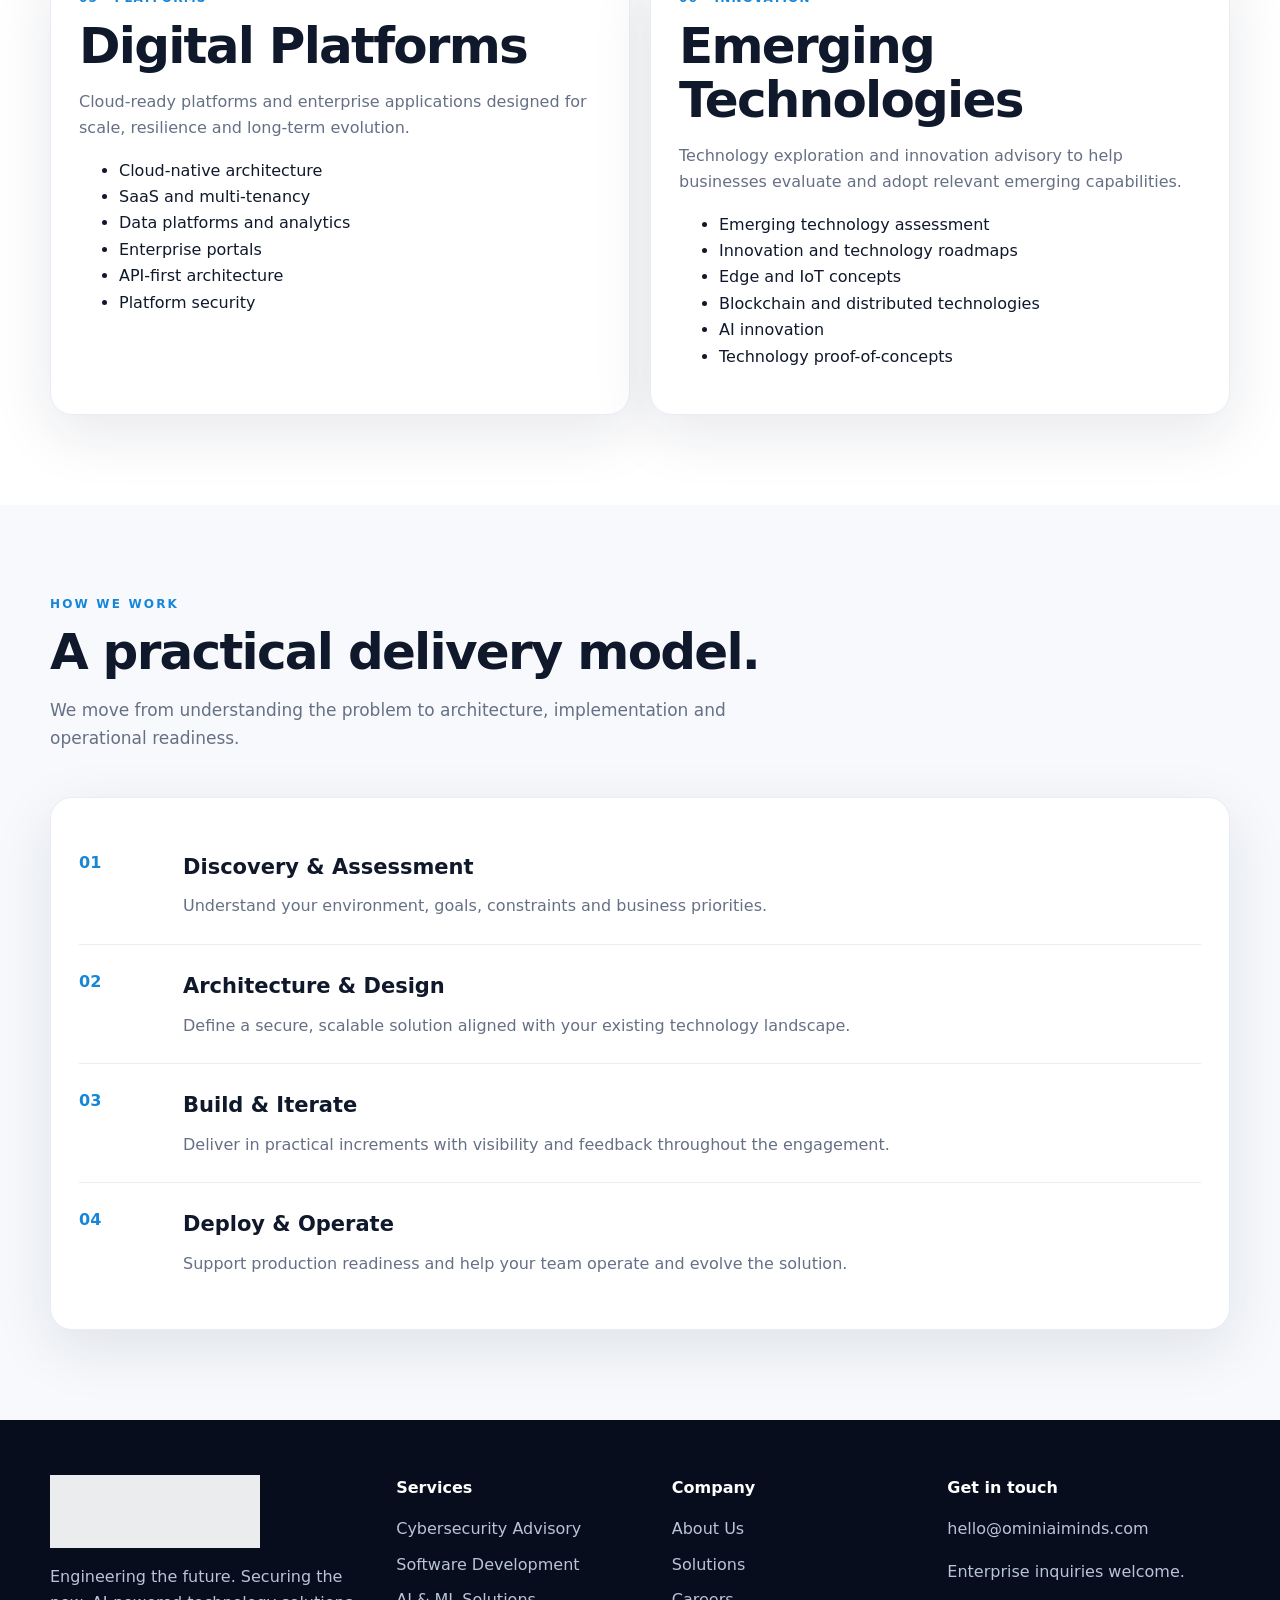
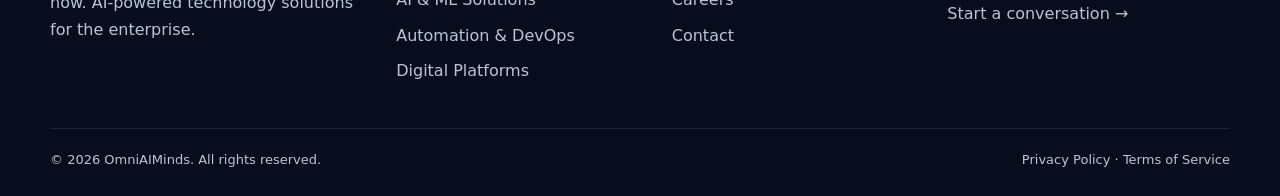
<file: services.html>
<!doctype html>
<html lang="en"><head><meta charset="utf-8"><meta name="viewport" content="width=device-width,initial-scale=1">
<title>Services & Solutions | OmniAIMinds</title><meta name="description" content="OmniAIMinds — AI, cybersecurity, software engineering, automation and digital technology solutions.">
<link rel="stylesheet" href="assets/style.css"></head><body>
<header class="site-header">
  <div class="container nav">
    <a href="index.html" aria-label="OmniAIMinds home"><img class="logo" src="assets/logo-horizontal-solid.png" alt="OmniAIMinds"></a>
    <button class="menu-btn" aria-label="Open menu">☰</button>
    <nav class="nav-links">
      <a href="index.html">Solutions</a>
      <a class="active" href="services.html">Services</a>
      <a href="about.html">About</a>
      <a href="careers.html">Careers</a>
      <a href="contact.html">Contact</a>
      <a class="nav-cta" href="contact.html">Talk to an Expert</a>
    </nav>
  </div>
</header>

<main>
<section class="page-hero"><div class="container reveal"><div class="kicker">WHAT WE DO</div><h1>Technology solutions built for the enterprise.</h1><p>From securing critical environments to building AI-powered applications, OmniAIMinds provides end-to-end technology capabilities.</p></div></section>
<section class="section"><div class="container">
 <div class="grid-2">
  <article id="cybersecurity" class="card reveal"><div class="service-number">01 · CYBERSECURITY</div><h2>Cybersecurity Advisory</h2><p>Security consulting focused on practical risk reduction, resilient architecture and security transformation.</p><ul><li>Threat modelling and risk assessment</li><li>Security architecture design and review</li><li>Security governance and control assessment</li><li>Incident response planning and tabletop exercises</li><li>SOC and security operations advisory</li></ul></article>
  <article id="software" class="card reveal"><div class="service-number">02 · ENGINEERING</div><h2>Custom Software Development</h2><p>Secure software products and applications designed from architecture through deployment.</p><ul><li>Web and application development</li><li>API design and integration</li><li>Microservices and distributed systems</li><li>Legacy modernization</li><li>Secure software development lifecycle</li><li>Quality assurance and automated testing</li></ul></article>
  <article id="ai" class="card reveal"><div class="service-number">03 · AI</div><h2>AI & ML Solutions</h2><p>Intelligent systems that help automate processes, analyse information and support better decisions.</p><ul><li>LLM integration and AI applications</li><li>Predictive analytics</li><li>Natural language and document intelligence</li><li>Computer vision</li><li>AI-powered anomaly detection</li><li>Model lifecycle and MLOps support</li></ul></article>
  <article id="automation" class="card reveal"><div class="service-number">04 · AUTOMATION</div><h2>Automation & DevOps</h2><p>Engineering practices and automation that improve delivery speed, reliability and operational efficiency.</p><ul><li>CI/CD pipeline design</li><li>Infrastructure-as-code</li><li>Cloud and container platforms</li><li>Workflow automation</li><li>Cloud cost optimisation</li><li>Observability and reliability engineering</li></ul></article>
  <article id="platforms" class="card reveal"><div class="service-number">05 · PLATFORMS</div><h2>Digital Platforms</h2><p>Cloud-ready platforms and enterprise applications designed for scale, resilience and long-term evolution.</p><ul><li>Cloud-native architecture</li><li>SaaS and multi-tenancy</li><li>Data platforms and analytics</li><li>Enterprise portals</li><li>API-first architecture</li><li>Platform security</li></ul></article>
  <article id="emerging" class="card reveal"><div class="service-number">06 · INNOVATION</div><h2>Emerging Technologies</h2><p>Technology exploration and innovation advisory to help businesses evaluate and adopt relevant emerging capabilities.</p><ul><li>Emerging technology assessment</li><li>Innovation and technology roadmaps</li><li>Edge and IoT concepts</li><li>Blockchain and distributed technologies</li><li>AI innovation</li><li>Technology proof-of-concepts</li></ul></article>
 </div>
</div></section>
<section class="section section-alt"><div class="container">
 <div class="section-head reveal"><div class="eyebrow">How we work</div><h2>A practical delivery model.</h2><p>We move from understanding the problem to architecture, implementation and operational readiness.</p></div>
 <div class="card reveal">
  <div class="timeline"><div class="timeline-num">01</div><div><h3>Discovery & Assessment</h3><p>Understand your environment, goals, constraints and business priorities.</p></div></div>
  <div class="timeline"><div class="timeline-num">02</div><div><h3>Architecture & Design</h3><p>Define a secure, scalable solution aligned with your existing technology landscape.</p></div></div>
  <div class="timeline"><div class="timeline-num">03</div><div><h3>Build & Iterate</h3><p>Deliver in practical increments with visibility and feedback throughout the engagement.</p></div></div>
  <div class="timeline"><div class="timeline-num">04</div><div><h3>Deploy & Operate</h3><p>Support production readiness and help your team operate and evolve the solution.</p></div></div>
 </div>
</div></section>
</main>

<footer class="footer">
  <div class="container">
    <div class="footer-grid">
      <div>
        <img src="assets/logo-horizontal-solid.png" alt="OmniAIMinds">
        <p>Engineering the future. Securing the now. AI-powered technology solutions for the enterprise.</p>
      </div>
      <div>
        <h4>Services</h4>
        <a href="services.html#cybersecurity">Cybersecurity Advisory</a>
        <a href="services.html#software">Software Development</a>
        <a href="services.html#ai">AI & ML Solutions</a>
        <a href="services.html#automation">Automation & DevOps</a>
        <a href="services.html#platforms">Digital Platforms</a>
      </div>
      <div>
        <h4>Company</h4>
        <a href="about.html">About Us</a>
        <a href="services.html">Solutions</a>
        <a href="careers.html">Careers</a>
        <a href="contact.html">Contact</a>
      </div>
      <div>
        <h4>Get in touch</h4>
        <a href="mailto:hello@ominiaiminds.com">hello@ominiaiminds.com</a>
        <p>Enterprise inquiries welcome.</p>
        <a href="contact.html">Start a conversation →</a>
      </div>
    </div>
    <div class="footer-bottom">
      <span>© <span data-year></span> OmniAIMinds. All rights reserved.</span>
      <span><a href="privacy.html" style="display:inline">Privacy Policy</a> · <a href="terms.html" style="display:inline">Terms of Service</a></span>
    </div>
  </div>
</footer>
<script src="assets/site.js"></script></body></html>
</file>
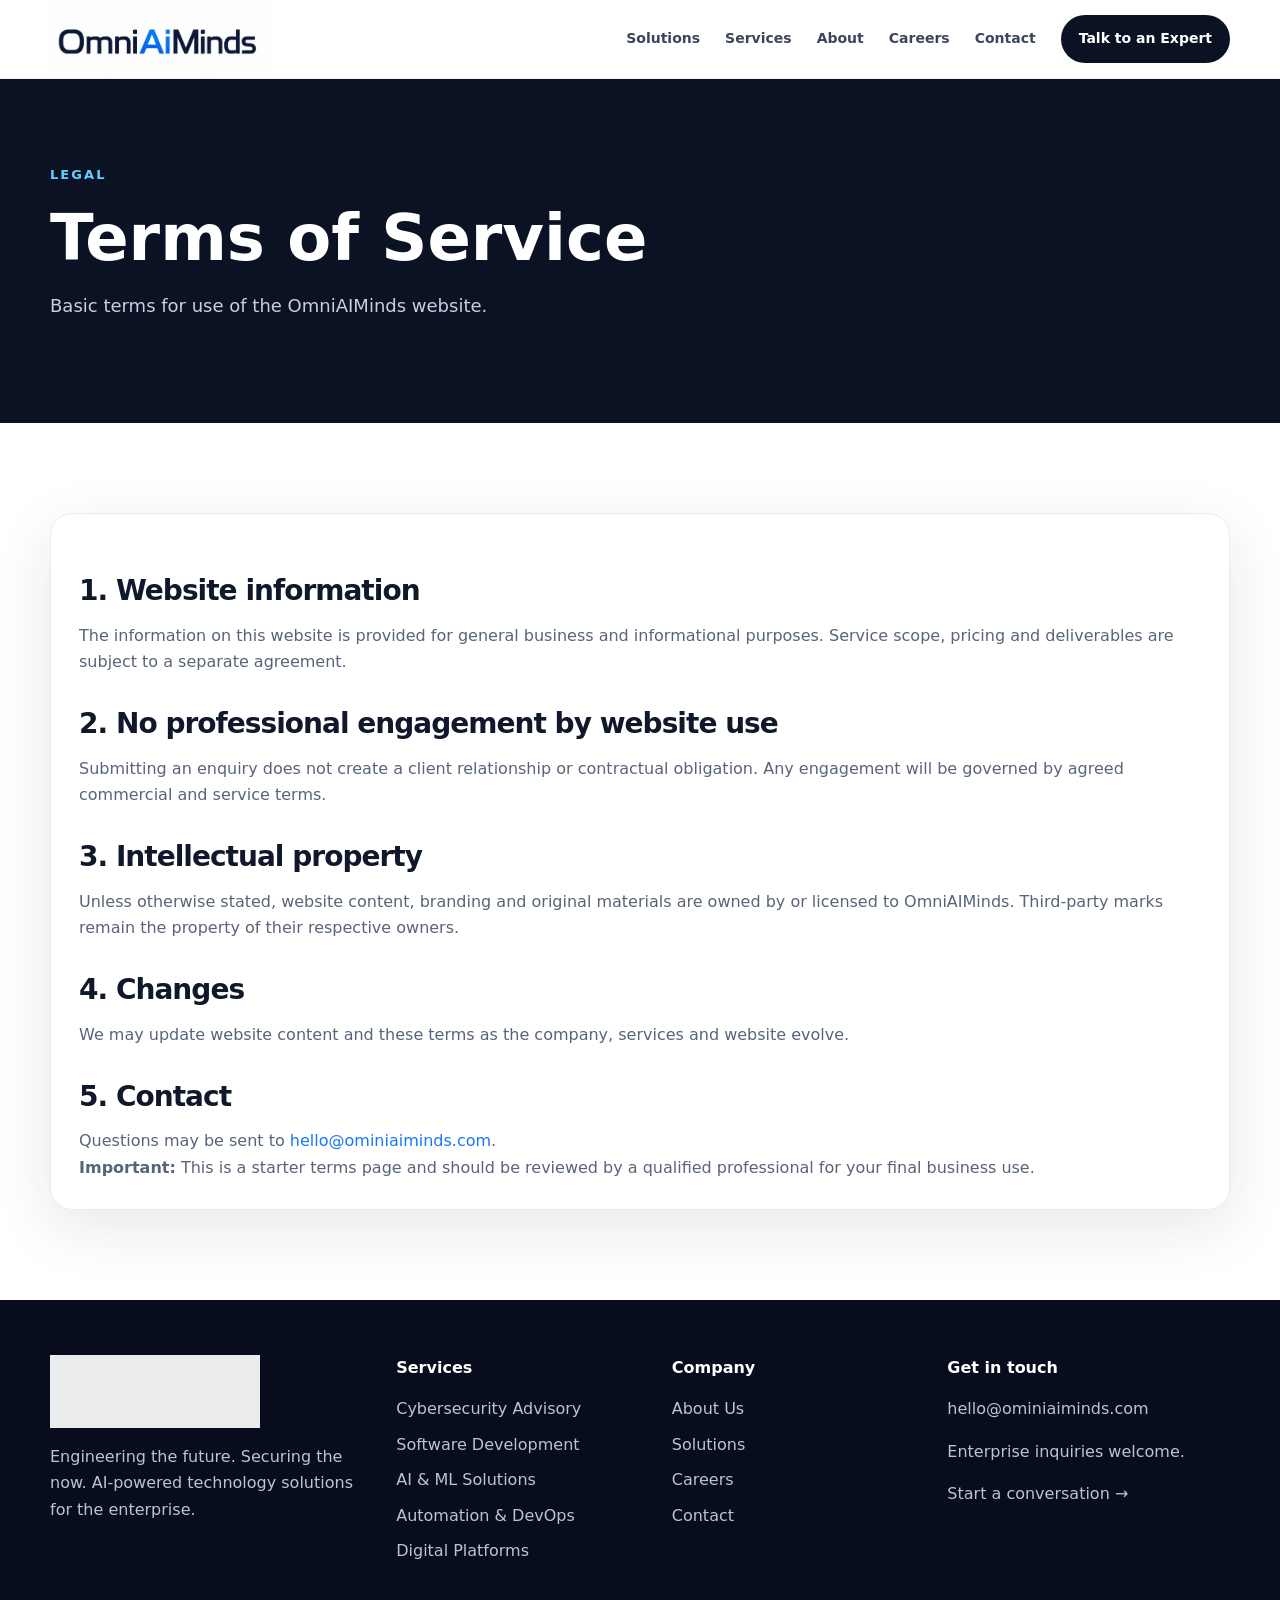
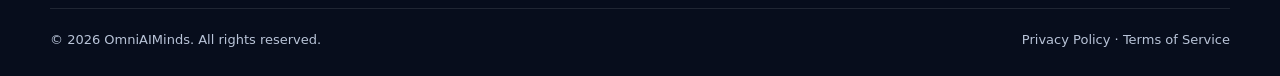
<file: terms.html>
<!doctype html>
<html lang="en"><head><meta charset="utf-8"><meta name="viewport" content="width=device-width,initial-scale=1">
<title>Terms of Service | OmniAIMinds</title><meta name="description" content="OmniAIMinds — AI, cybersecurity, software engineering, automation and digital technology solutions.">
<link rel="stylesheet" href="assets/style.css"></head><body>
<header class="site-header">
  <div class="container nav">
    <a href="index.html" aria-label="OmniAIMinds home"><img class="logo" src="assets/logo-horizontal-solid.png" alt="OmniAIMinds"></a>
    <button class="menu-btn" aria-label="Open menu">☰</button>
    <nav class="nav-links">
      <a href="index.html">Solutions</a>
      <a href="services.html">Services</a>
      <a href="about.html">About</a>
      <a href="careers.html">Careers</a>
      <a href="contact.html">Contact</a>
      <a class="nav-cta" href="contact.html">Talk to an Expert</a>
    </nav>
  </div>
</header>

<main><section class="page-hero"><div class="container"><div class="kicker">LEGAL</div><h1>Terms of Service</h1><p>Basic terms for use of the OmniAIMinds website.</p></div></section>
<section class="section"><div class="container legal"><div class="card">
<h2>1. Website information</h2><p>The information on this website is provided for general business and informational purposes. Service scope, pricing and deliverables are subject to a separate agreement.</p>
<h2>2. No professional engagement by website use</h2><p>Submitting an enquiry does not create a client relationship or contractual obligation. Any engagement will be governed by agreed commercial and service terms.</p>
<h2>3. Intellectual property</h2><p>Unless otherwise stated, website content, branding and original materials are owned by or licensed to OmniAIMinds. Third-party marks remain the property of their respective owners.</p>
<h2>4. Changes</h2><p>We may update website content and these terms as the company, services and website evolve.</p>
<h2>5. Contact</h2><p>Questions may be sent to <a style="color:var(--blue)" href="mailto:hello@ominiaiminds.com">hello@ominiaiminds.com</a>.</p>
<p><strong>Important:</strong> This is a starter terms page and should be reviewed by a qualified professional for your final business use.</p>
</div></div></section></main>

<footer class="footer">
  <div class="container">
    <div class="footer-grid">
      <div>
        <img src="assets/logo-horizontal-solid.png" alt="OmniAIMinds">
        <p>Engineering the future. Securing the now. AI-powered technology solutions for the enterprise.</p>
      </div>
      <div>
        <h4>Services</h4>
        <a href="services.html#cybersecurity">Cybersecurity Advisory</a>
        <a href="services.html#software">Software Development</a>
        <a href="services.html#ai">AI & ML Solutions</a>
        <a href="services.html#automation">Automation & DevOps</a>
        <a href="services.html#platforms">Digital Platforms</a>
      </div>
      <div>
        <h4>Company</h4>
        <a href="about.html">About Us</a>
        <a href="services.html">Solutions</a>
        <a href="careers.html">Careers</a>
        <a href="contact.html">Contact</a>
      </div>
      <div>
        <h4>Get in touch</h4>
        <a href="mailto:hello@ominiaiminds.com">hello@ominiaiminds.com</a>
        <p>Enterprise inquiries welcome.</p>
        <a href="contact.html">Start a conversation →</a>
      </div>
    </div>
    <div class="footer-bottom">
      <span>© <span data-year></span> OmniAIMinds. All rights reserved.</span>
      <span><a href="privacy.html" style="display:inline">Privacy Policy</a> · <a href="terms.html" style="display:inline">Terms of Service</a></span>
    </div>
  </div>
</footer>
<script src="assets/site.js"></script></body></html>
</file>
<file: assets/style.css>
:root{
  --navy:#0b1224;
  --navy2:#111a32;
  --blue:#1677ff;
  --cyan:#20b9e8;
  --purple:#6956e8;
  --ink:#10182b;
  --muted:#667085;
  --line:#e8edf5;
  --bg:#f7f9fc;
  --white:#fff;
  --shadow:0 18px 60px rgba(15,31,58,.10);
  --radius:22px;
  --max:1180px;
}
*{box-sizing:border-box}
html{scroll-behavior:smooth}
body{margin:0;font-family:Inter,ui-sans-serif,system-ui,-apple-system,BlinkMacSystemFont,"Segoe UI",sans-serif;color:var(--ink);background:var(--white);line-height:1.65}
a{text-decoration:none;color:inherit}
img{max-width:100%;display:block}
.container{width:min(var(--max),calc(100% - 40px));margin:auto}
.site-header{position:sticky;top:0;z-index:50;background:rgba(255,255,255,.92);backdrop-filter:blur(14px);border-bottom:1px solid rgba(232,237,245,.9)}
.nav{height:78px;display:flex;align-items:center;justify-content:space-between;gap:28px}
.logo{width:220px;height:auto}
.nav-links{display:flex;align-items:center;gap:25px;font-size:14px;font-weight:700}
.nav-links a{color:#3c465b}
.nav-links a:hover,.nav-links a.active{color:var(--blue)}
.nav-cta{padding:12px 18px;border-radius:999px;background:var(--navy);color:#fff!important}
.menu-btn{display:none;border:0;background:transparent;font-size:28px}
.hero{position:relative;overflow:hidden;background:linear-gradient(135deg,#071025 0%,#0e1830 55%,#14274b 100%);color:#fff;padding:110px 0 90px}
.hero:before,.hero:after{content:"";position:absolute;border-radius:50%;filter:blur(2px);opacity:.25}
.hero:before{width:420px;height:420px;background:var(--blue);right:-100px;top:-170px}
.hero:after{width:300px;height:300px;background:var(--purple);left:-150px;bottom:-160px}
.hero-grid{position:relative;z-index:1;display:grid;grid-template-columns:1.15fr .85fr;gap:70px;align-items:center}
.kicker{font-size:13px;letter-spacing:.16em;text-transform:uppercase;font-weight:800;color:#65cfff;margin-bottom:20px}
.hero h1{font-size:clamp(42px,6vw,74px);line-height:1.02;margin:0 0 24px;letter-spacing:-.045em}
.hero h1 span{color:#43a9ff}
.hero p{font-size:18px;color:#c8d2e5;max-width:690px;margin:0 0 32px}
.actions{display:flex;gap:14px;flex-wrap:wrap}
.btn{display:inline-flex;align-items:center;justify-content:center;padding:14px 21px;border-radius:12px;font-weight:800;border:1px solid transparent;cursor:pointer}
.btn-primary{background:linear-gradient(135deg,#1680ff,#5a5df1);color:#fff;box-shadow:0 12px 30px rgba(22,128,255,.25)}
.btn-light{background:#fff;color:var(--navy)}
.btn-outline{background:transparent;border-color:#cad5e8;color:#fff}
.hero-card{background:rgba(255,255,255,.08);border:1px solid rgba(255,255,255,.14);padding:26px;border-radius:28px;box-shadow:0 20px 70px rgba(0,0,0,.18)}
.hero-card .mini{font-size:12px;text-transform:uppercase;letter-spacing:.12em;color:#8fdcff;font-weight:800}
.hero-card h3{font-size:28px;margin:9px 0 14px}
.hero-card p{font-size:14px;margin:0;color:#cbd5e6}
.hero-orbit{height:270px;display:grid;place-items:center;position:relative}
.orbit-ring{position:absolute;width:210px;height:210px;border:1px solid rgba(96,182,255,.45);border-radius:50%;box-shadow:0 0 80px rgba(38,132,255,.18)}
.orbit-ring:before{content:"";position:absolute;inset:25px;border:1px solid rgba(157,111,255,.38);border-radius:50%}
.orbit-core{width:110px;height:110px;border-radius:28px;background:linear-gradient(135deg,#1677ff,#6c4ee9);display:grid;place-items:center;font-size:34px;font-weight:900;box-shadow:0 0 50px rgba(22,119,255,.45)}
.section{padding:90px 0}
.section-alt{background:var(--bg)}
.section-head{max-width:760px;margin-bottom:45px}
.eyebrow{font-size:12px;text-transform:uppercase;letter-spacing:.18em;font-weight:900;color:#1686d9}
.section h2{font-size:clamp(32px,4vw,50px);line-height:1.08;letter-spacing:-.035em;margin:10px 0 16px}
.section-head p{color:var(--muted);font-size:17px}
.grid-3{display:grid;grid-template-columns:repeat(3,1fr);gap:20px}
.grid-2{display:grid;grid-template-columns:repeat(2,1fr);gap:20px}
.card{background:#fff;border:1px solid var(--line);border-radius:var(--radius);padding:28px;box-shadow:var(--shadow)}
.card h3{margin:0 0 9px;font-size:21px}
.card p{margin:0;color:var(--muted)}
.icon{width:48px;height:48px;border-radius:14px;background:linear-gradient(135deg,#e9f4ff,#efeaff);display:grid;place-items:center;color:#126fe6;font-weight:900;margin-bottom:20px}
.stats{display:grid;grid-template-columns:repeat(4,1fr);border:1px solid var(--line);border-radius:24px;overflow:hidden;background:#fff}
.stat{padding:30px;border-right:1px solid var(--line)}
.stat:last-child{border-right:0}
.stat strong{display:block;font-size:34px;letter-spacing:-.04em}
.stat span{color:var(--muted);font-size:14px}
.service-number{font-size:12px;color:#1686d9;font-weight:900;letter-spacing:.1em}
.service-card{min-height:250px}
.service-card h3{font-size:24px}
.service-card ul{padding-left:18px;color:var(--muted);margin-bottom:0}
.dark-panel{background:var(--navy);color:#fff;border-radius:30px;padding:55px}
.dark-panel p{color:#b9c5d9}
.dark-panel .eyebrow{color:#69ccff}
.industry-list{display:flex;gap:12px;flex-wrap:wrap}
.pill{padding:10px 14px;border:1px solid var(--line);border-radius:999px;background:#fff;font-weight:700;color:#4d5870}
.cta{background:linear-gradient(135deg,#071025,#14274b);color:#fff;border-radius:30px;padding:55px}
.cta p{color:#c6d0e1;max-width:720px}
.footer{background:#070d1c;color:#b9c4d8;padding:55px 0 25px}
.footer-grid{display:grid;grid-template-columns:1.3fr 1fr 1fr 1.2fr;gap:40px}
.footer img{width:210px;filter:brightness(0) invert(1);opacity:.92}
.footer h4{color:#fff;margin:0 0 15px}
.footer a{display:block;margin:9px 0;color:#b9c4d8}
.footer a:hover{color:#fff}
.footer-bottom{border-top:1px solid rgba(255,255,255,.1);margin-top:35px;padding-top:20px;display:flex;justify-content:space-between;gap:20px;font-size:13px}
.page-hero{background:var(--navy);color:#fff;padding:85px 0}
.page-hero h1{font-size:clamp(40px,6vw,64px);line-height:1.05;margin:0 0 15px}
.page-hero p{max-width:750px;color:#c5d0e1;font-size:18px}
.timeline{display:grid;grid-template-columns:80px 1fr;gap:24px;padding:24px 0;border-bottom:1px solid var(--line)}
.timeline:last-child{border-bottom:0}
.timeline-num{font-weight:900;color:#1686d9}
.role{display:flex;justify-content:space-between;gap:20px;align-items:flex-start}
.role h3{margin:0}
.badge{font-size:12px;font-weight:800;padding:7px 10px;background:#edf5ff;color:#1769c7;border-radius:999px;white-space:nowrap}
.form{display:grid;gap:16px}
.field{display:grid;gap:7px}
.field label{font-weight:800;font-size:14px}
.field input,.field textarea,.field select{width:100%;padding:14px 15px;border:1px solid #dbe2ec;border-radius:12px;font:inherit;outline:none;background:#fff}
.field input:focus,.field textarea:focus,.field select:focus{border-color:#1680ff;box-shadow:0 0 0 4px rgba(22,128,255,.1)}
.field textarea{min-height:150px;resize:vertical}
.notice{padding:14px 16px;background:#eef8ff;border:1px solid #cceaff;color:#175b89;border-radius:12px;font-size:14px}
.legal h2{font-size:28px;margin-top:34px}.legal p,.legal li{color:#58647a}
.reveal{opacity:0;transform:translateY(18px);transition:.7s ease}
.reveal.show{opacity:1;transform:none}
@media(max-width:900px){
  .nav-links{display:none;position:absolute;left:20px;right:20px;top:74px;background:#fff;padding:18px;border-radius:16px;box-shadow:var(--shadow);flex-direction:column;align-items:stretch}
  .nav-links.open{display:flex}.nav-cta{text-align:center}
  .menu-btn{display:block}.hero-grid{grid-template-columns:1fr}.hero{padding-top:75px}.hero-orbit{display:none}
  .grid-3{grid-template-columns:1fr 1fr}.footer-grid{grid-template-columns:1fr 1fr}
}
@media(max-width:640px){
  .container{width:min(var(--max),calc(100% - 28px))}
  .nav{height:70px}.logo{width:175px}
  .grid-3,.grid-2,.stats{grid-template-columns:1fr}
  .stat{border-right:0;border-bottom:1px solid var(--line)}.stat:last-child{border-bottom:0}
  .section{padding:65px 0}.dark-panel,.cta{padding:30px 24px}
  .footer-grid{grid-template-columns:1fr}.footer-bottom{flex-direction:column}
  .role{flex-direction:column}
}
</file>
